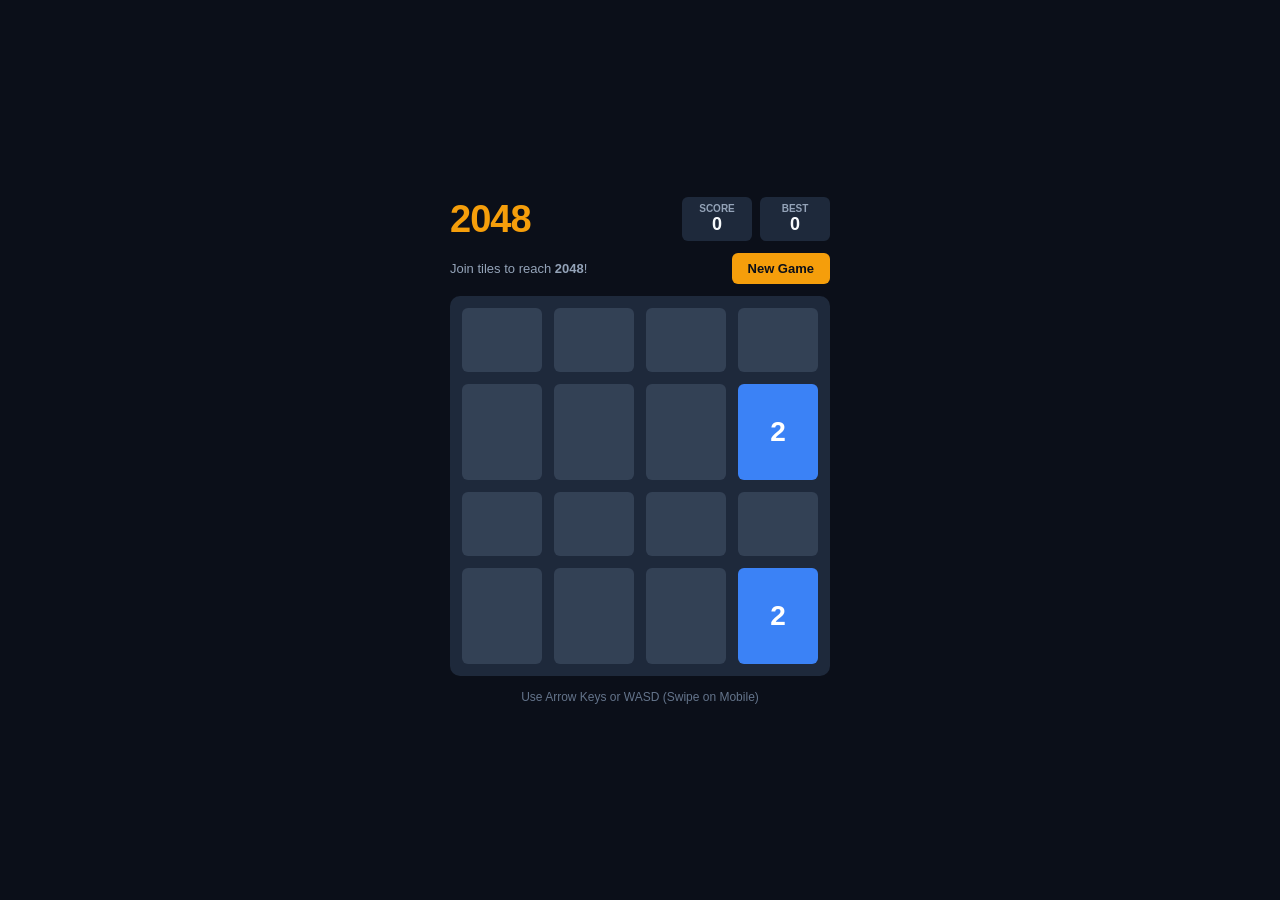
<file: public/games/2048.html>
<!DOCTYPE html>
<html lang="en">
<head>
  <meta charset="UTF-8">
  <meta name="viewport" content="width=device-width, initial-scale=1.0">
  <title>2048 Puzzle</title>
  <style>
    * { box-sizing: border-box; margin: 0; padding: 0; user-select: none; font-family: -apple-system, BlinkMacSystemFont, "Segoe UI", Roboto, sans-serif; }
    body {
      background: #0b0f19;
      color: #f8fafc;
      display: flex;
      flex-direction: column;
      align-items: center;
      justify-content: center;
      min-height: 100vh;
      padding: 16px;
    }
    .header {
      display: flex;
      justify-content: space-between;
      align-items: center;
      width: 380px;
      margin-bottom: 12px;
    }
    .title-box h1 {
      font-size: 38px;
      font-weight: 900;
      color: #f59e0b;
      letter-spacing: -1px;
      line-height: 1;
    }
    .scores {
      display: flex;
      gap: 8px;
    }
    .score-card {
      background: #1e293b;
      padding: 6px 14px;
      border-radius: 6px;
      text-align: center;
      min-width: 70px;
    }
    .score-label {
      font-size: 10px;
      text-transform: uppercase;
      font-weight: 700;
      color: #94a3b8;
    }
    .score-num {
      font-size: 18px;
      font-weight: 800;
      color: #f8fafc;
    }
    .controls-bar {
      display: flex;
      justify-content: space-between;
      align-items: center;
      width: 380px;
      margin-bottom: 12px;
    }
    .subtext {
      font-size: 13px;
      color: #94a3b8;
    }
    .new-btn {
      background: #f59e0b;
      color: #0b0f19;
      border: none;
      padding: 8px 16px;
      font-size: 13px;
      font-weight: 700;
      border-radius: 6px;
      cursor: pointer;
      transition: background 0.15s;
    }
    .new-btn:hover { background: #fbbf24; }
    .grid-container {
      position: relative;
      width: 380px;
      height: 380px;
      background: #1e293b;
      border-radius: 10px;
      padding: 12px;
      display: grid;
      grid-template-columns: repeat(4, 1fr);
      grid-gap: 12px;
      touch-action: none;
    }
    .cell {
      background: #334155;
      border-radius: 6px;
      display: flex;
      align-items: center;
      justify-content: center;
      font-size: 28px;
      font-weight: 800;
      color: #f8fafc;
      transition: transform 0.1s ease;
    }
    /* Tile colors */
    .t-2 { background: #3b82f6; color: #fff; }
    .t-4 { background: #06b6d4; color: #fff; }
    .t-8 { background: #10b981; color: #fff; }
    .t-16 { background: #84cc16; color: #000; }
    .t-32 { background: #eab308; color: #000; }
    .t-64 { background: #f97316; color: #fff; }
    .t-128 { background: #ef4444; color: #fff; font-size: 24px; box-shadow: 0 0 10px rgba(239, 68, 68, 0.4); }
    .t-256 { background: #ec4899; color: #fff; font-size: 24px; box-shadow: 0 0 12px rgba(236, 72, 153, 0.4); }
    .t-512 { background: #a855f7; color: #fff; font-size: 24px; box-shadow: 0 0 14px rgba(168, 85, 247, 0.5); }
    .t-1024 { background: #6366f1; color: #fff; font-size: 20px; box-shadow: 0 0 16px rgba(99, 102, 241, 0.6); }
    .t-2048 { background: #eab308; color: #000; font-size: 20px; box-shadow: 0 0 20px rgba(234, 179, 8, 0.8); }

    .game-message {
      position: absolute;
      top: 0; left: 0; right: 0; bottom: 0;
      background: rgba(11, 15, 25, 0.92);
      border-radius: 10px;
      display: flex;
      flex-direction: column;
      align-items: center;
      justify-content: center;
      gap: 12px;
      display: none;
    }
    .game-message h2 { font-size: 28px; font-weight: 800; }
    .footer-tips {
      margin-top: 14px;
      font-size: 12px;
      color: #64748b;
      text-align: center;
    }
  </style>
</head>
<body>
  <div class="header">
    <div class="title-box">
      <h1>2048</h1>
    </div>
    <div class="scores">
      <div class="score-card">
        <div class="score-label">Score</div>
        <div class="score-num" id="score">0</div>
      </div>
      <div class="score-card">
        <div class="score-label">Best</div>
        <div class="score-num" id="best">0</div>
      </div>
    </div>
  </div>

  <div class="controls-bar">
    <div class="subtext">Join tiles to reach <strong>2048</strong>!</div>
    <button class="new-btn" id="restart">New Game</button>
  </div>

  <div class="grid-container" id="grid">
    <div class="game-message" id="overlay">
      <h2 id="msg-title">Game Over!</h2>
      <button class="new-btn" id="retry-btn">Try Again</button>
    </div>
  </div>

  <div class="footer-tips">Use Arrow Keys or WASD (Swipe on Mobile)</div>

  <script>
    const gridEl = document.getElementById('grid');
    const scoreEl = document.getElementById('score');
    const bestEl = document.getElementById('best');
    const overlay = document.getElementById('overlay');
    const msgTitle = document.getElementById('msg-title');
    const restartBtn = document.getElementById('restart');
    const retryBtn = document.getElementById('retry-btn');

    let board = [];
    let score = 0;
    let best = parseInt(localStorage.getItem('2048_best') || '0', 10);
    bestEl.textContent = best;

    function init() {
      board = [
        [0, 0, 0, 0],
        [0, 0, 0, 0],
        [0, 0, 0, 0],
        [0, 0, 0, 0]
      ];
      score = 0;
      scoreEl.textContent = score;
      overlay.style.display = 'none';
      spawnTile();
      spawnTile();
      render();
    }

    function spawnTile() {
      const empty = [];
      for (let r = 0; r < 4; r++) {
        for (let c = 0; c < 4; c++) {
          if (board[r][c] === 0) empty.push({ r, c });
        }
      }
      if (empty.length === 0) return;
      const { r, c } = empty[Math.floor(Math.random() * empty.length)];
      board[r][c] = Math.random() < 0.9 ? 2 : 4;
    }

    function render() {
      // Remove old cells except overlay
      Array.from(gridEl.children).forEach(child => {
        if (child !== overlay) gridEl.removeChild(child);
      });

      for (let r = 0; r < 4; r++) {
        for (let c = 0; c < 4; c++) {
          const val = board[r][c];
          const cell = document.createElement('div');
          cell.className = 'cell' + (val > 0 ? ` t-${val}` : '');
          cell.textContent = val > 0 ? val : '';
          gridEl.appendChild(cell);
        }
      }

      scoreEl.textContent = score;
      if (score > best) {
        best = score;
        localStorage.setItem('2048_best', best);
        bestEl.textContent = best;
      }
    }

    function slide(row) {
      let filtered = row.filter(val => val !== 0);
      for (let i = 0; i < filtered.length - 1; i++) {
        if (filtered[i] === filtered[i + 1]) {
          filtered[i] *= 2;
          score += filtered[i];
          filtered[i + 1] = 0;
        }
      }
      filtered = filtered.filter(val => val !== 0);
      while (filtered.length < 4) filtered.push(0);
      return filtered;
    }

    function rotateLeft(mat) {
      const res = [[0,0,0,0],[0,0,0,0],[0,0,0,0],[0,0,0,0]];
      for (let r = 0; r < 4; r++) {
        for (let c = 0; c < 4; c++) {
          res[3 - c][r] = mat[r][c];
        }
      }
      return res;
    }

    function moveLeft() {
      let changed = false;
      const next = [];
      for (let r = 0; r < 4; r++) {
        const row = slide(board[r]);
        if (row.some((val, idx) => val !== board[r][idx])) changed = true;
        next.push(row);
      }
      if (changed) {
        board = next;
        spawnTile();
        render();
        checkStatus();
      }
    }

    function moveRight() {
      let changed = false;
      const next = [];
      for (let r = 0; r < 4; r++) {
        const rev = [...board[r]].reverse();
        const slid = slide(rev).reverse();
        if (slid.some((val, idx) => val !== board[r][idx])) changed = true;
        next.push(slid);
      }
      if (changed) {
        board = next;
        spawnTile();
        render();
        checkStatus();
      }
    }

    function moveUp() {
      let rotated = rotateLeft(board);
      let changed = false;
      const next = [];
      for (let r = 0; r < 4; r++) {
        const row = slide(rotated[r]);
        if (row.some((val, idx) => val !== rotated[r][idx])) changed = true;
        next.push(row);
      }
      if (changed) {
        // Rotate back 3 times
        let back = rotateLeft(rotateLeft(rotateLeft(next)));
        board = back;
        spawnTile();
        render();
        checkStatus();
      }
    }

    function moveDown() {
      // 3 left rotations = 1 right rotation
      let rotated = rotateLeft(rotateLeft(rotateLeft(board)));
      let changed = false;
      const next = [];
      for (let r = 0; r < 4; r++) {
        const row = slide(rotated[r]);
        if (row.some((val, idx) => val !== rotated[r][idx])) changed = true;
        next.push(row);
      }
      if (changed) {
        let back = rotateLeft(next);
        board = back;
        spawnTile();
        render();
        checkStatus();
      }
    }

    function checkStatus() {
      // Check 2048 win
      let has2048 = false;
      let hasEmpty = false;
      for (let r = 0; r < 4; r++) {
        for (let c = 0; c < 4; c++) {
          if (board[r][c] === 2048) has2048 = true;
          if (board[r][c] === 0) hasEmpty = true;
        }
      }

      if (hasEmpty) return;

      // Check if any adjacent can merge
      for (let r = 0; r < 4; r++) {
        for (let c = 0; c < 4; c++) {
          if (c < 3 && board[r][c] === board[r][c + 1]) return;
          if (r < 3 && board[r][c] === board[r + 1][c]) return;
        }
      }

      // No moves left
      msgTitle.textContent = has2048 ? 'You Win!' : 'Game Over!';
      overlay.style.display = 'flex';
    }

    window.addEventListener('keydown', e => {
      if (['ArrowLeft', 'KeyA'].includes(e.code)) { e.preventDefault(); moveLeft(); }
      else if (['ArrowRight', 'KeyD'].includes(e.code)) { e.preventDefault(); moveRight(); }
      else if (['ArrowUp', 'KeyW'].includes(e.code)) { e.preventDefault(); moveUp(); }
      else if (['ArrowDown', 'KeyS'].includes(e.code)) { e.preventDefault(); moveDown(); }
    });

    // Touch Swipe Support
    let touchStart = null;
    gridEl.addEventListener('touchstart', e => {
      touchStart = { x: e.touches[0].clientX, y: e.touches[0].clientY };
    }, { passive: true });

    gridEl.addEventListener('touchend', e => {
      if (!touchStart) return;
      const dx = e.changedTouches[0].clientX - touchStart.x;
      const dy = e.changedTouches[0].clientY - touchStart.y;
      if (Math.abs(dx) > Math.abs(dy)) {
        if (dx > 30) moveRight();
        else if (dx < -30) moveLeft();
      } else {
        if (dy > 30) moveDown();
        else if (dy < -30) moveUp();
      }
      touchStart = null;
    });

    restartBtn.onclick = init;
    retryBtn.onclick = init;

    init();
  </script>
</body>
</html>
</file>
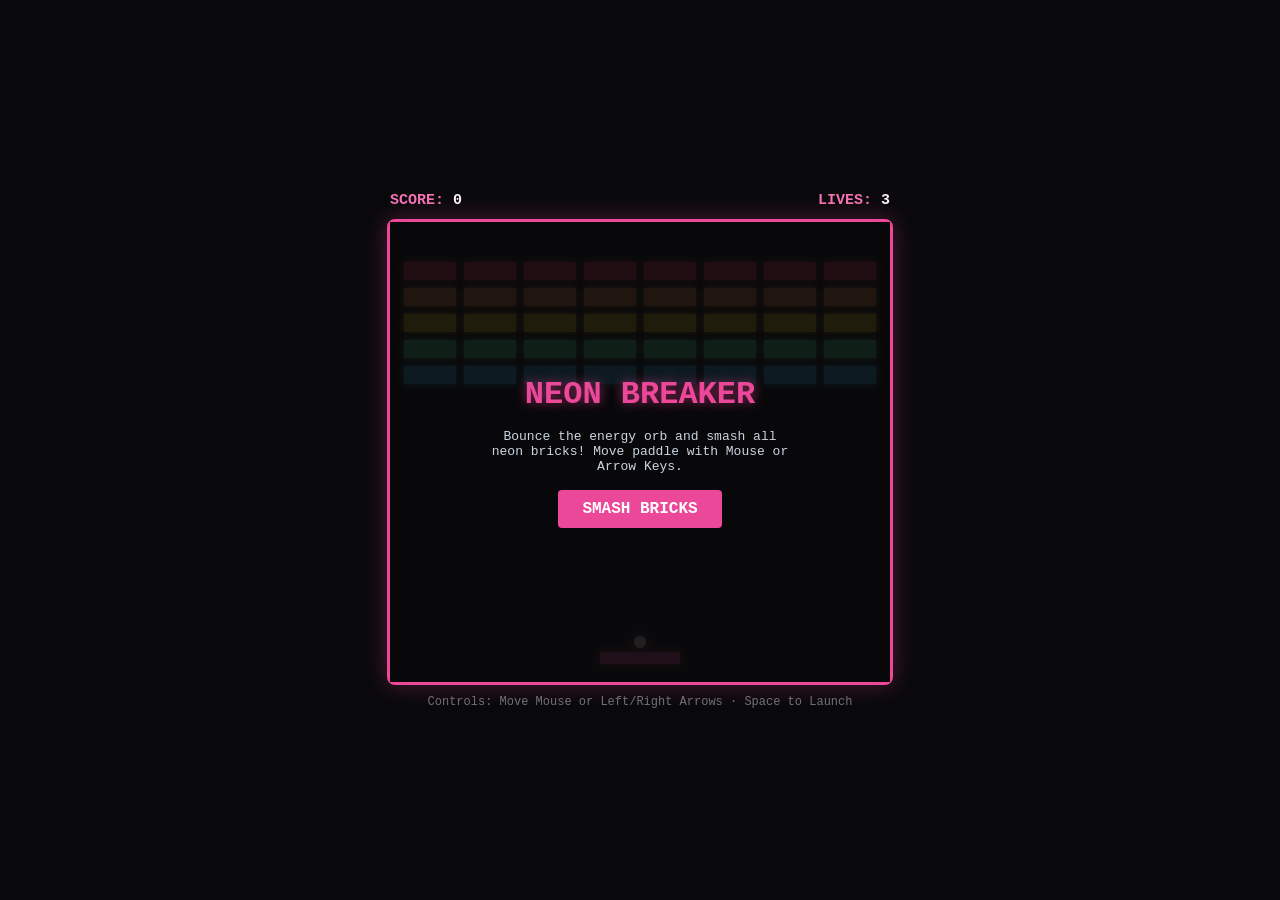
<file: public/games/brick-breaker.html>
<!DOCTYPE html>
<html lang="en">
<head>
  <meta charset="UTF-8">
  <meta name="viewport" content="width=device-width, initial-scale=1.0">
  <title>Neon Brick Breaker</title>
  <style>
    * { box-sizing: border-box; margin: 0; padding: 0; user-select: none; }
    body {
      background: #09090b;
      color: #f43f5e;
      font-family: 'Courier New', monospace;
      display: flex;
      flex-direction: column;
      align-items: center;
      justify-content: center;
      min-height: 100vh;
      overflow: hidden;
    }
    #game-container {
      position: relative;
      background: #000000;
      border: 3px solid #ec4899;
      box-shadow: 0 0 25px rgba(236, 72, 153, 0.3);
      border-radius: 8px;
    }
    canvas {
      display: block;
      cursor: crosshair;
    }
    .hud {
      display: flex;
      justify-content: space-between;
      width: 100%;
      max-width: 500px;
      margin-bottom: 10px;
      font-size: 15px;
      font-weight: bold;
      color: #f472b6;
    }
    .hud span { color: #fdf2f8; }
    .overlay {
      position: absolute;
      top: 0; left: 0; right: 0; bottom: 0;
      background: rgba(9, 9, 11, 0.9);
      display: flex;
      flex-direction: column;
      align-items: center;
      justify-content: center;
      gap: 16px;
      text-align: center;
    }
    .overlay h2 {
      font-size: 32px;
      color: #ec4899;
      text-shadow: 0 0 12px rgba(236, 72, 153, 0.6);
    }
    .btn {
      background: #ec4899;
      color: #ffffff;
      border: none;
      padding: 10px 24px;
      font-size: 16px;
      font-weight: 800;
      font-family: inherit;
      cursor: pointer;
      border-radius: 4px;
      transition: all 0.15s ease;
    }
    .btn:hover { background: #f472b6; transform: scale(1.05); }
    .hint {
      color: #71717a;
      font-size: 12px;
      margin-top: 10px;
    }
  </style>
</head>
<body>
  <div class="hud">
    <div>SCORE: <span id="score-val">0</span></div>
    <div>LIVES: <span id="lives-val">3</span></div>
  </div>

  <div id="game-container">
    <canvas id="canvas" width="500" height="460"></canvas>
    <div id="start-overlay" class="overlay">
      <h2>NEON BREAKER</h2>
      <p style="color: #cbd5e1; font-size: 13px; max-width: 300px;">Bounce the energy orb and smash all neon bricks! Move paddle with Mouse or Arrow Keys.</p>
      <button class="btn" id="start-btn">SMASH BRICKS</button>
    </div>
    <div id="gameover-overlay" class="overlay" style="display: none;">
      <h2 id="msg-title" style="color: #f43f5e;">GAME OVER</h2>
      <p style="color: #cbd5e1; font-size: 15px;">Final Score: <span id="final-score" style="color: #f472b6; font-weight: bold;">0</span></p>
      <button class="btn" id="restart-btn">PLAY AGAIN</button>
    </div>
  </div>

  <div class="hint">Controls: Move Mouse or Left/Right Arrows · Space to Launch</div>

  <script>
    const canvas = document.getElementById('canvas');
    const ctx = canvas.getContext('2d');
    const scoreVal = document.getElementById('score-val');
    const livesVal = document.getElementById('lives-val');
    const finalScore = document.getElementById('final-score');
    const startOverlay = document.getElementById('start-overlay');
    const gameoverOverlay = document.getElementById('gameover-overlay');
    const msgTitle = document.getElementById('msg-title');
    const startBtn = document.getElementById('start-btn');
    const restartBtn = document.getElementById('restart-btn');

    let isRunning = false;
    let score = 0;
    let lives = 3;
    let ballAttached = true;

    // Paddle
    const paddle = {
      w: 80,
      h: 12,
      x: 210,
      y: 430,
      speed: 7
    };

    // Ball
    const ball = {
      x: 250,
      y: 420,
      r: 6,
      vx: 4,
      vy: -4
    };

    // Bricks
    const brickRows = 5;
    const brickCols = 8;
    const brickWidth = 52;
    const brickHeight = 18;
    const brickPadding = 8;
    const brickOffsetTop = 40;
    const brickOffsetLeft = 14;

    const rowColors = ['#f43f5e', '#fb923c', '#facc15', '#4ade80', '#38bdf8'];
    let bricks = [];

    // Audio FX
    const audioCtx = (window.AudioContext || window.webkitAudioContext) ? new (window.AudioContext || window.webkitAudioContext)() : null;
    function playBeep(freq, dur = 0.08) {
      if (!audioCtx) return;
      try {
        const osc = audioCtx.createOscillator();
        const gain = audioCtx.createGain();
        osc.frequency.value = freq;
        gain.gain.setValueAtTime(0.08, audioCtx.currentTime);
        gain.gain.exponentialRampToValueAtTime(0.001, audioCtx.currentTime + dur);
        osc.connect(gain);
        gain.connect(audioCtx.destination);
        osc.start();
        osc.stop(audioCtx.currentTime + dur);
      } catch (e) {}
    }

    function initBricks() {
      bricks = [];
      for (let c = 0; c < brickCols; c++) {
        bricks[c] = [];
        for (let r = 0; r < brickRows; r++) {
          bricks[c][r] = { x: 0, y: 0, status: 1, color: rowColors[r] };
        }
      }
    }

    function initGame() {
      score = 0;
      lives = 3;
      scoreVal.textContent = score;
      livesVal.textContent = lives;
      paddle.x = canvas.width / 2 - paddle.w / 2;
      ballAttached = true;
      initBricks();
      startOverlay.style.display = 'none';
      gameoverOverlay.style.display = 'none';
      isRunning = true;
      requestAnimationFrame(loop);
    }

    function resetBall() {
      ballAttached = true;
      ball.x = paddle.x + paddle.w / 2;
      ball.y = paddle.y - ball.r - 2;
      ball.vx = (Math.random() > 0.5 ? 4 : -4);
      ball.vy = -4;
    }

    function loop() {
      if (!isRunning) return;
      update();
      draw();
      requestAnimationFrame(loop);
    }

    const keys = {};
    window.addEventListener('keydown', e => {
      keys[e.code] = true;
      if (e.code === 'Space' && ballAttached) {
        ballAttached = false;
      }
    });
    window.addEventListener('keyup', e => { keys[e.code] = false; });

    canvas.addEventListener('mousemove', e => {
      const rect = canvas.getBoundingClientRect();
      const relativeX = e.clientX - rect.left;
      paddle.x = Math.max(0, Math.min(canvas.width - paddle.w, relativeX - paddle.w / 2));
      if (ballAttached) {
        ball.x = paddle.x + paddle.w / 2;
      }
    });
    canvas.addEventListener('click', () => {
      if (ballAttached) ballAttached = false;
    });

    function update() {
      // Keyboard paddle control
      if (keys['ArrowLeft'] || keys['KeyA']) {
        paddle.x = Math.max(0, paddle.x - paddle.speed);
      }
      if (keys['ArrowRight'] || keys['KeyD']) {
        paddle.x = Math.min(canvas.width - paddle.w, paddle.x + paddle.speed);
      }

      if (ballAttached) {
        ball.x = paddle.x + paddle.w / 2;
        ball.y = paddle.y - ball.r - 2;
        return;
      }

      ball.x += ball.vx;
      ball.y += ball.vy;

      // Wall bounce
      if (ball.x + ball.r > canvas.width || ball.x - ball.r < 0) {
        ball.vx = -ball.vx;
        playBeep(260);
      }
      if (ball.y - ball.r < 0) {
        ball.vy = -ball.vy;
        playBeep(260);
      }

      // Paddle bounce
      if (
        ball.y + ball.r >= paddle.y &&
        ball.y - ball.r <= paddle.y + paddle.h &&
        ball.x >= paddle.x &&
        ball.x <= paddle.x + paddle.w
      ) {
        // Angle depends on where ball hit paddle
        const hitPoint = (ball.x - (paddle.x + paddle.w / 2)) / (paddle.w / 2);
        ball.vx = hitPoint * 5.5;
        ball.vy = -Math.abs(ball.vy);
        playBeep(440);
      }

      // Fall off bottom
      if (ball.y - ball.r > canvas.height) {
        lives--;
        livesVal.textContent = lives;
        playBeep(140, 0.2);
        if (lives <= 0) {
          isRunning = false;
          msgTitle.textContent = 'GAME OVER';
          finalScore.textContent = score;
          gameoverOverlay.style.display = 'flex';
        } else {
          resetBall();
        }
      }

      // Brick collision
      let remainingBricks = 0;
      for (let c = 0; c < brickCols; c++) {
        for (let r = 0; r < brickRows; r++) {
          const b = bricks[c][r];
          if (b.status === 1) {
            remainingBricks++;
            const brickX = c * (brickWidth + brickPadding) + brickOffsetLeft;
            const brickY = r * (brickHeight + brickPadding) + brickOffsetTop;
            b.x = brickX;
            b.y = brickY;

            if (
              ball.x + ball.r > brickX &&
              ball.x - ball.r < brickX + brickWidth &&
              ball.y + ball.r > brickY &&
              ball.y - ball.r < brickY + brickHeight
            ) {
              ball.vy = -ball.vy;
              b.status = 0;
              score += 20 * (5 - r);
              scoreVal.textContent = score;
              playBeep(600 + r * 60, 0.07);
            }
          }
        }
      }

      if (remainingBricks === 0) {
        isRunning = false;
        msgTitle.textContent = 'VICTORY!';
        msgTitle.style.color = '#4ade80';
        finalScore.textContent = score;
        gameoverOverlay.style.display = 'flex';
      }
    }

    function draw() {
      // Clear
      ctx.fillStyle = '#05050a';
      ctx.fillRect(0, 0, canvas.width, canvas.height);

      // Draw bricks
      for (let c = 0; c < brickCols; c++) {
        for (let r = 0; r < brickRows; r++) {
          const b = bricks[c][r];
          if (b.status === 1) {
            const brickX = c * (brickWidth + brickPadding) + brickOffsetLeft;
            const brickY = r * (brickHeight + brickPadding) + brickOffsetTop;
            ctx.fillStyle = b.color;
            ctx.shadowColor = b.color;
            ctx.shadowBlur = 6;
            ctx.fillRect(brickX, brickY, brickWidth, brickHeight);
          }
        }
      }

      // Draw paddle
      ctx.fillStyle = '#ec4899';
      ctx.shadowColor = '#f43f5e';
      ctx.shadowBlur = 10;
      ctx.fillRect(paddle.x, paddle.y, paddle.w, paddle.h);

      // Draw ball
      ctx.fillStyle = '#fdf2f8';
      ctx.shadowColor = '#ec4899';
      ctx.shadowBlur = 12;
      ctx.beginPath();
      ctx.arc(ball.x, ball.y, ball.r, 0, Math.PI * 2);
      ctx.fill();

      ctx.shadowBlur = 0;
    }

    startBtn.onclick = () => {
      if (audioCtx && audioCtx.state === 'suspended') audioCtx.resume();
      initGame();
    };
    restartBtn.onclick = () => {
      if (audioCtx && audioCtx.state === 'suspended') audioCtx.resume();
      initGame();
    };

    initBricks();
    draw();
  </script>
</body>
</html>
</file>
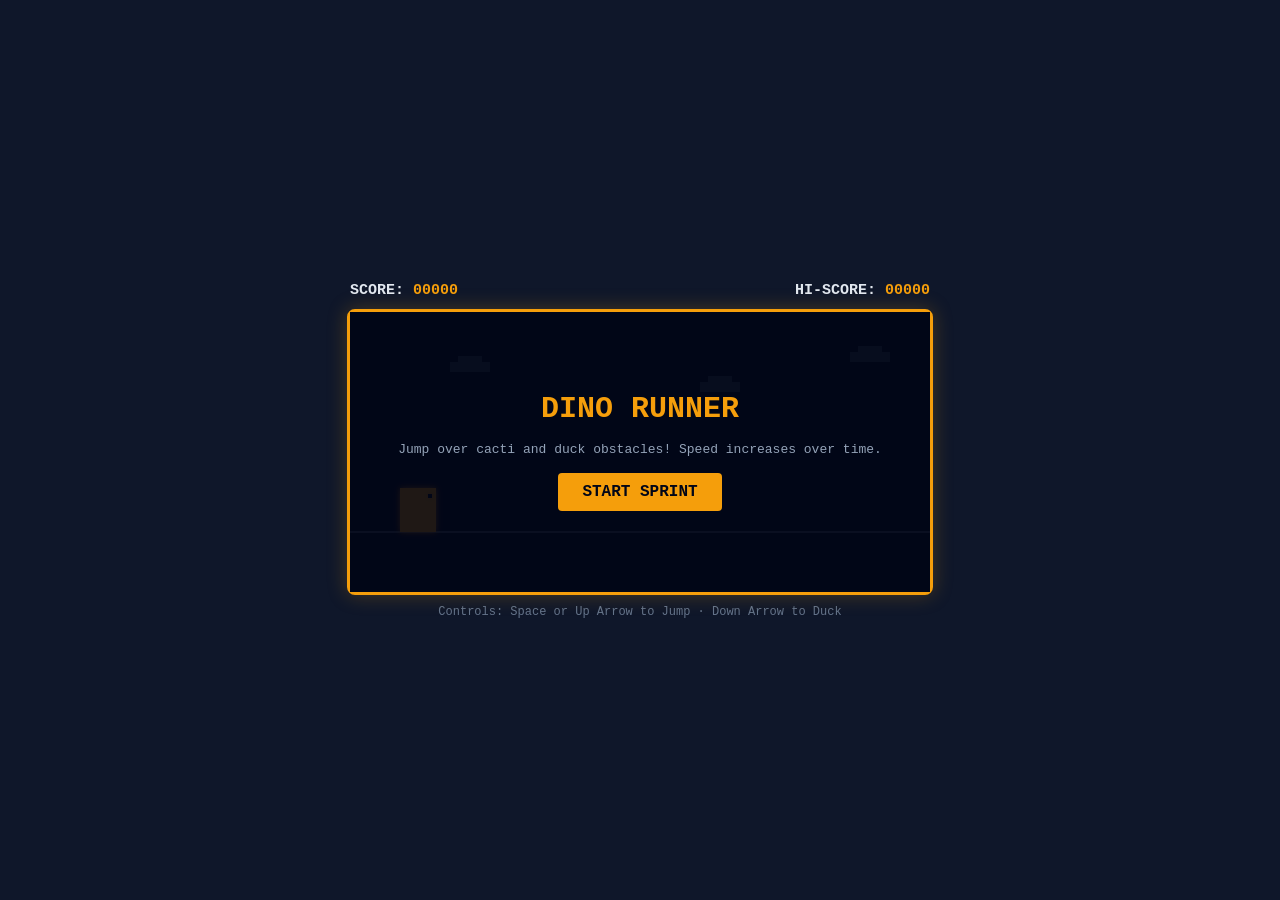
<file: public/games/dino-runner.html>
<!DOCTYPE html>
<html lang="en">
<head>
  <meta charset="UTF-8">
  <meta name="viewport" content="width=device-width, initial-scale=1.0">
  <title>Dino Desert Runner</title>
  <style>
    * { box-sizing: border-box; margin: 0; padding: 0; user-select: none; }
    body {
      background: #0f172a;
      color: #e2e8f0;
      font-family: 'Courier New', monospace;
      display: flex;
      flex-direction: column;
      align-items: center;
      justify-content: center;
      min-height: 100vh;
      overflow: hidden;
    }
    #game-container {
      position: relative;
      background: #020617;
      border: 3px solid #f59e0b;
      border-radius: 8px;
      box-shadow: 0 0 20px rgba(245, 158, 11, 0.25);
    }
    canvas { display: block; }
    .hud {
      display: flex;
      justify-content: space-between;
      width: 100%;
      max-width: 580px;
      margin-bottom: 10px;
      font-size: 15px;
      font-weight: bold;
    }
    .hud span { color: #f59e0b; }
    .overlay {
      position: absolute;
      top: 0; left: 0; right: 0; bottom: 0;
      background: rgba(2, 6, 23, 0.88);
      display: flex;
      flex-direction: column;
      align-items: center;
      justify-content: center;
      gap: 16px;
      text-align: center;
    }
    .btn {
      background: #f59e0b;
      color: #020617;
      border: none;
      padding: 10px 24px;
      font-size: 16px;
      font-weight: 800;
      font-family: inherit;
      cursor: pointer;
      border-radius: 4px;
      transition: all 0.15s;
    }
    .btn:hover { background: #fbbf24; transform: scale(1.05); }
    .hint {
      color: #64748b;
      font-size: 12px;
      margin-top: 10px;
    }
  </style>
</head>
<body>
  <div class="hud">
    <div>SCORE: <span id="score-val">00000</span></div>
    <div>HI-SCORE: <span id="high-val">00000</span></div>
  </div>

  <div id="game-container">
    <canvas id="canvas" width="580" height="280"></canvas>
    <div id="start-overlay" class="overlay">
      <h2 style="font-size: 30px; color: #f59e0b;">DINO RUNNER</h2>
      <p style="color: #94a3b8; font-size: 13px;">Jump over cacti and duck obstacles! Speed increases over time.</p>
      <button class="btn" id="start-btn">START SPRINT</button>
    </div>
    <div id="gameover-overlay" class="overlay" style="display: none;">
      <h2 style="font-size: 30px; color: #f43f5e;">CRASHED!</h2>
      <button class="btn" id="restart-btn">RUN AGAIN</button>
    </div>
  </div>

  <div class="hint">Controls: Space or Up Arrow to Jump · Down Arrow to Duck</div>

  <script>
    const canvas = document.getElementById('canvas');
    const ctx = canvas.getContext('2d');
    const scoreVal = document.getElementById('score-val');
    const highVal = document.getElementById('high-val');
    const startOverlay = document.getElementById('start-overlay');
    const gameoverOverlay = document.getElementById('gameover-overlay');
    const startBtn = document.getElementById('start-btn');
    const restartBtn = document.getElementById('restart-btn');

    let highScore = parseInt(localStorage.getItem('dino_highscore') || '0', 10);
    highVal.textContent = String(highScore).padStart(5, '0');

    let isRunning = false;
    let score = 0;
    let gameSpeed = 5.5;

    // Dino
    const groundY = 220;
    const dino = {
      x: 50,
      y: groundY - 44,
      w: 36,
      h: 44,
      vy: 0,
      gravity: 0.7,
      jump: -12.5,
      isGrounded: true,
      ducking: false
    };

    let obstacles = [];
    let clouds = [
      { x: 100, y: 50, s: 0.8 },
      { x: 350, y: 70, s: 0.6 },
      { x: 500, y: 40, s: 0.7 }
    ];
    let spawnTimer = 0;

    // Audio FX
    const audioCtx = (window.AudioContext || window.webkitAudioContext) ? new (window.AudioContext || window.webkitAudioContext)() : null;
    function jumpBeep() {
      if (!audioCtx) return;
      try {
        const osc = audioCtx.createOscillator();
        const gain = audioCtx.createGain();
        osc.frequency.setValueAtTime(300, audioCtx.currentTime);
        osc.frequency.exponentialRampToValueAtTime(600, audioCtx.currentTime + 0.08);
        gain.gain.setValueAtTime(0.06, audioCtx.currentTime);
        gain.gain.exponentialRampToValueAtTime(0.001, audioCtx.currentTime + 0.08);
        osc.connect(gain);
        gain.connect(audioCtx.destination);
        osc.start();
        osc.stop(audioCtx.currentTime + 0.08);
      } catch (e) {}
    }

    function initGame() {
      score = 0;
      gameSpeed = 5.5;
      dino.y = groundY - 44;
      dino.vy = 0;
      dino.isGrounded = true;
      dino.ducking = false;
      obstacles = [];
      spawnTimer = 60;
      startOverlay.style.display = 'none';
      gameoverOverlay.style.display = 'none';
      isRunning = true;
      requestAnimationFrame(loop);
    }

    function jump() {
      if (!isRunning) return;
      if (dino.isGrounded) {
        dino.vy = dino.jump;
        dino.isGrounded = false;
        jumpBeep();
      }
    }

    function loop() {
      if (!isRunning) return;
      update();
      draw();
      requestAnimationFrame(loop);
    }

    window.addEventListener('keydown', e => {
      if (['Space', 'ArrowUp', 'KeyW'].includes(e.code)) {
        e.preventDefault();
        jump();
      } else if (['ArrowDown', 'KeyS'].includes(e.code)) {
        dino.ducking = true;
      }
    });
    window.addEventListener('keyup', e => {
      if (['ArrowDown', 'KeyS'].includes(e.code)) {
        dino.ducking = false;
      }
    });

    canvas.onclick = jump;

    function update() {
      score += 0.2;
      scoreVal.textContent = String(Math.floor(score)).padStart(5, '0');
      gameSpeed = 5.5 + Math.min(6, score * 0.005);

      // Clouds
      clouds.forEach(c => {
        c.x -= c.s;
        if (c.x < -80) c.x = canvas.width + 40;
      });

      // Dino physics
      dino.vy += dino.gravity;
      dino.y += dino.vy;

      const currentH = dino.ducking && dino.isGrounded ? 26 : 44;
      dino.h = currentH;

      if (dino.y >= groundY - dino.h) {
        dino.y = groundY - dino.h;
        dino.vy = 0;
        dino.isGrounded = true;
      }

      // Obstacle spawner
      spawnTimer--;
      if (spawnTimer <= 0) {
        const isCactus = Math.random() > 0.3;
        if (isCactus) {
          const count = Math.random() > 0.6 ? 2 : 1;
          obstacles.push({
            type: 'cactus',
            x: canvas.width,
            y: groundY - 38,
            w: count === 2 ? 32 : 18,
            h: 38
          });
        } else {
          // Flying bird
          const highBird = Math.random() > 0.5;
          obstacles.push({
            type: 'bird',
            x: canvas.width,
            y: highBird ? groundY - 55 : groundY - 30,
            w: 26,
            h: 18
          });
        }
        spawnTimer = Math.floor(Math.random() * 50) + 60;
      }

      // Obstacles update & collision
      obstacles.forEach(o => {
        o.x -= gameSpeed;

        // Collision check
        if (
          dino.x < o.x + o.w &&
          dino.x + dino.w > o.x &&
          dino.y < o.y + o.h &&
          dino.y + dino.h > o.y
        ) {
          // Crash!
          isRunning = false;
          const finalVal = Math.floor(score);
          if (finalVal > highScore) {
            highScore = finalVal;
            localStorage.setItem('dino_highscore', highScore);
            highVal.textContent = String(highScore).padStart(5, '0');
          }
          gameoverOverlay.style.display = 'flex';
        }
      });

      obstacles = obstacles.filter(o => o.x + o.w > -20);
    }

    function draw() {
      // Clear
      ctx.fillStyle = '#020617';
      ctx.fillRect(0, 0, canvas.width, canvas.height);

      // Clouds
      ctx.fillStyle = '#334155';
      clouds.forEach(c => {
        ctx.fillRect(c.x, c.y, 40, 10);
        ctx.fillRect(c.x + 8, c.y - 6, 24, 6);
      });

      // Ground line
      ctx.strokeStyle = '#475569';
      ctx.lineWidth = 2;
      ctx.beginPath();
      ctx.moveTo(0, groundY);
      ctx.lineTo(canvas.width, groundY);
      ctx.stroke();

      // Dino
      ctx.fillStyle = '#f59e0b';
      ctx.shadowColor = '#d97706';
      ctx.shadowBlur = 6;
      ctx.fillRect(dino.x, dino.y, dino.w, dino.h);
      // Dino eye
      ctx.fillStyle = '#020617';
      ctx.fillRect(dino.x + dino.w - 8, dino.y + 6, 4, 4);

      // Obstacles
      obstacles.forEach(o => {
        if (o.type === 'cactus') {
          ctx.fillStyle = '#10b981';
          ctx.shadowColor = '#059669';
          ctx.shadowBlur = 6;
          ctx.fillRect(o.x, o.y, o.w, o.h);
        } else {
          ctx.fillStyle = '#f43f5e';
          ctx.shadowColor = '#e11d48';
          ctx.shadowBlur = 6;
          ctx.fillRect(o.x, o.y, o.w, o.h);
          ctx.fillRect(o.x - 6, o.y + 4, 6, 8); // wing
        }
      });

      ctx.shadowBlur = 0;
    }

    startBtn.onclick = () => {
      if (audioCtx && audioCtx.state === 'suspended') audioCtx.resume();
      initGame();
    };
    restartBtn.onclick = () => {
      if (audioCtx && audioCtx.state === 'suspended') audioCtx.resume();
      initGame();
    };

    draw();
  </script>
</body>
</html>
</file>
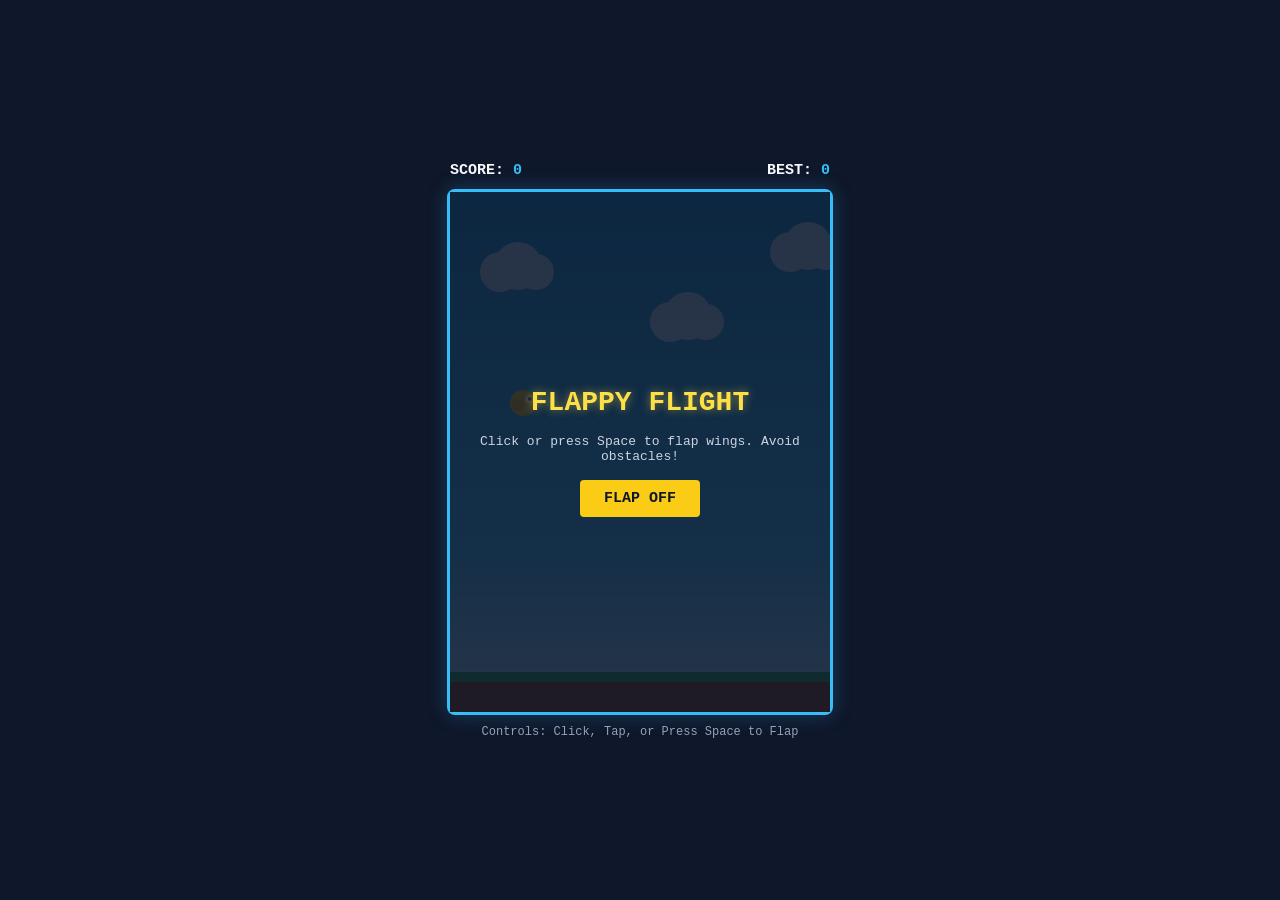
<file: public/games/flappy-bird.html>
<!DOCTYPE html>
<html lang="en">
<head>
  <meta charset="UTF-8">
  <meta name="viewport" content="width=device-width, initial-scale=1.0">
  <title>Flappy Flight</title>
  <style>
    * { box-sizing: border-box; margin: 0; padding: 0; user-select: none; }
    body {
      background: #0f172a;
      color: #f8fafc;
      font-family: 'Courier New', monospace;
      display: flex;
      flex-direction: column;
      align-items: center;
      justify-content: center;
      min-height: 100vh;
      overflow: hidden;
    }
    #game-container {
      position: relative;
      background: #0284c7;
      border: 3px solid #38bdf8;
      border-radius: 8px;
      box-shadow: 0 0 20px rgba(56, 189, 248, 0.25);
      cursor: pointer;
    }
    canvas {
      display: block;
    }
    .hud {
      display: flex;
      justify-content: space-between;
      width: 100%;
      max-width: 380px;
      margin-bottom: 10px;
      font-size: 15px;
      font-weight: bold;
    }
    .hud span { color: #38bdf8; }
    .overlay {
      position: absolute;
      top: 0; left: 0; right: 0; bottom: 0;
      background: rgba(15, 23, 42, 0.85);
      display: flex;
      flex-direction: column;
      align-items: center;
      justify-content: center;
      gap: 16px;
      text-align: center;
      padding: 20px;
    }
    .overlay h2 {
      font-size: 28px;
      color: #fde047;
      text-shadow: 0 0 10px rgba(253, 224, 71, 0.5);
    }
    .btn {
      background: #facc15;
      color: #0f172a;
      border: none;
      padding: 10px 24px;
      font-size: 15px;
      font-weight: 800;
      font-family: inherit;
      cursor: pointer;
      border-radius: 4px;
      transition: all 0.15s ease;
    }
    .btn:hover { background: #fef08a; transform: scale(1.05); }
    .hint {
      color: #94a3b8;
      font-size: 12px;
      margin-top: 10px;
    }
  </style>
</head>
<body>
  <div class="hud">
    <div>SCORE: <span id="score-val">0</span></div>
    <div>BEST: <span id="high-val">0</span></div>
  </div>

  <div id="game-container">
    <canvas id="canvas" width="380" height="520"></canvas>
    <div id="start-overlay" class="overlay">
      <h2>FLAPPY FLIGHT</h2>
      <p style="color: #cbd5e1; font-size: 13px;">Click or press Space to flap wings. Avoid obstacles!</p>
      <button class="btn" id="start-btn">FLAP OFF</button>
    </div>
    <div id="gameover-overlay" class="overlay" style="display: none;">
      <h2 style="color: #f43f5e;">CRASHED!</h2>
      <p style="color: #cbd5e1; font-size: 15px;">Score: <span id="final-score" style="color: #fde047; font-weight: bold;">0</span></p>
      <button class="btn" id="restart-btn">FLY AGAIN</button>
    </div>
  </div>

  <div class="hint">Controls: Click, Tap, or Press Space to Flap</div>

  <script>
    const canvas = document.getElementById('canvas');
    const ctx = canvas.getContext('2d');
    const scoreVal = document.getElementById('score-val');
    const highVal = document.getElementById('high-val');
    const finalScore = document.getElementById('final-score');
    const startOverlay = document.getElementById('start-overlay');
    const gameoverOverlay = document.getElementById('gameover-overlay');
    const startBtn = document.getElementById('start-btn');
    const restartBtn = document.getElementById('restart-btn');
    const gameContainer = document.getElementById('game-container');

    let highScore = parseInt(localStorage.getItem('flappy_highscore') || '0', 10);
    highVal.textContent = highScore;

    // Web Audio
    const audioCtx = (window.AudioContext || window.webkitAudioContext) ? new (window.AudioContext || window.webkitAudioContext)() : null;
    function flapSound() {
      if (!audioCtx) return;
      try {
        const osc = audioCtx.createOscillator();
        const gain = audioCtx.createGain();
        osc.frequency.setValueAtTime(400, audioCtx.currentTime);
        osc.frequency.exponentialRampToValueAtTime(700, audioCtx.currentTime + 0.08);
        gain.gain.setValueAtTime(0.08, audioCtx.currentTime);
        gain.gain.exponentialRampToValueAtTime(0.001, audioCtx.currentTime + 0.08);
        osc.connect(gain);
        gain.connect(audioCtx.destination);
        osc.start();
        osc.stop(audioCtx.currentTime + 0.08);
      } catch (e) {}
    }
    function pointSound() {
      if (!audioCtx) return;
      try {
        const osc = audioCtx.createOscillator();
        const gain = audioCtx.createGain();
        osc.frequency.setValueAtTime(800, audioCtx.currentTime);
        osc.frequency.setValueAtTime(1200, audioCtx.currentTime + 0.05);
        gain.gain.setValueAtTime(0.08, audioCtx.currentTime);
        gain.gain.exponentialRampToValueAtTime(0.001, audioCtx.currentTime + 0.12);
        osc.connect(gain);
        gain.connect(audioCtx.destination);
        osc.start();
        osc.stop(audioCtx.currentTime + 0.12);
      } catch (e) {}
    }

    const bird = {
      x: 60,
      y: 200,
      w: 26,
      h: 22,
      vy: 0,
      gravity: 0.38,
      jump: -6.5,
      rotation: 0
    };

    let pipes = [];
    let clouds = [
      { x: 50, y: 80, s: 0.4 },
      { x: 220, y: 130, s: 0.6 },
      { x: 340, y: 60, s: 0.5 }
    ];
    let score = 0;
    let isRunning = false;
    let frames = 0;

    function initGame() {
      bird.y = 200;
      bird.vy = 0;
      bird.rotation = 0;
      pipes = [];
      score = 0;
      scoreVal.textContent = score;
      frames = 0;
      startOverlay.style.display = 'none';
      gameoverOverlay.style.display = 'none';
      isRunning = true;
      requestAnimationFrame(loop);
    }

    function flap() {
      if (!isRunning) return;
      bird.vy = bird.jump;
      flapSound();
    }

    function gameOver() {
      isRunning = false;
      finalScore.textContent = score;
      if (score > highScore) {
        highScore = score;
        localStorage.setItem('flappy_highscore', highScore);
        highVal.textContent = highScore;
      }
      gameoverOverlay.style.display = 'flex';
    }

    function loop() {
      if (!isRunning) return;
      update();
      draw();
      requestAnimationFrame(loop);
    }

    function update() {
      frames++;

      // Clouds
      clouds.forEach(c => {
        c.x -= c.s;
        if (c.x < -60) c.x = canvas.width + 40;
      });

      // Bird physics
      bird.vy += bird.gravity;
      bird.y += bird.vy;
      bird.rotation = Math.min(Math.PI / 4, Math.max(-Math.PI / 4, bird.vy * 0.08));

      // Floor / ceiling collision
      if (bird.y + bird.h >= canvas.height - 40 || bird.y <= 0) {
        return gameOver();
      }

      // Pipe spawn
      if (frames % 100 === 0) {
        const gap = 135;
        const topH = Math.floor(Math.random() * (canvas.height - gap - 160)) + 40;
        pipes.push({
          x: canvas.width,
          topH: topH,
          bottomY: topH + gap,
          w: 52,
          passed: false
        });
      }

      // Pipe update & collision
      pipes.forEach(p => {
        p.x -= 2.2;

        // Score
        if (!p.passed && p.x + p.w < bird.x) {
          p.passed = true;
          score++;
          scoreVal.textContent = score;
          pointSound();
        }

        // Collision
        if (bird.x + bird.w > p.x && bird.x < p.x + p.w) {
          if (bird.y < p.topH || bird.y + bird.h > p.bottomY) {
            gameOver();
          }
        }
      });

      pipes = pipes.filter(p => p.x + p.w > -10);
    }

    function draw() {
      // Sky
      const skyGrad = ctx.createLinearGradient(0, 0, 0, canvas.height);
      skyGrad.addColorStop(0, '#0284c7');
      skyGrad.addColorStop(0.7, '#38bdf8');
      skyGrad.addColorStop(1, '#bae6fd');
      ctx.fillStyle = skyGrad;
      ctx.fillRect(0, 0, canvas.width, canvas.height);

      // Clouds
      ctx.fillStyle = 'rgba(255, 255, 255, 0.7)';
      clouds.forEach(c => {
        ctx.beginPath();
        ctx.arc(c.x, c.y, 20, 0, Math.PI * 2);
        ctx.arc(c.x + 18, c.y - 6, 24, 0, Math.PI * 2);
        ctx.arc(c.x + 36, c.y, 18, 0, Math.PI * 2);
        ctx.fill();
      });

      // Pipes
      pipes.forEach(p => {
        ctx.fillStyle = '#22c55e';
        ctx.strokeStyle = '#15803d';
        ctx.lineWidth = 3;

        // Top pipe
        ctx.fillRect(p.x, 0, p.w, p.topH);
        ctx.strokeRect(p.x, -3, p.w, p.topH + 3);
        // Top cap
        ctx.fillRect(p.x - 4, p.topH - 20, p.w + 8, 20);
        ctx.strokeRect(p.x - 4, p.topH - 20, p.w + 8, 20);

        // Bottom pipe
        const botH = canvas.height - p.bottomY;
        ctx.fillRect(p.x, p.bottomY, p.w, botH);
        ctx.strokeRect(p.x, p.bottomY, p.w, botH + 3);
        // Bottom cap
        ctx.fillRect(p.x - 4, p.bottomY, p.w + 8, 20);
        ctx.strokeRect(p.x - 4, p.bottomY, p.w + 8, 20);
      });

      // Ground
      ctx.fillStyle = '#16a34a';
      ctx.fillRect(0, canvas.height - 40, canvas.width, 10);
      ctx.fillStyle = '#78350f';
      ctx.fillRect(0, canvas.height - 30, canvas.width, 30);

      // Bird
      ctx.save();
      ctx.translate(bird.x + bird.w / 2, bird.y + bird.h / 2);
      ctx.rotate(bird.rotation);

      // Body
      ctx.fillStyle = '#facc15';
      ctx.beginPath();
      ctx.arc(0, 0, bird.w / 2, 0, Math.PI * 2);
      ctx.fill();

      // Eye
      ctx.fillStyle = '#fff';
      ctx.beginPath();
      ctx.arc(6, -4, 4, 0, Math.PI * 2);
      ctx.fill();
      ctx.fillStyle = '#000';
      ctx.beginPath();
      ctx.arc(7, -4, 2, 0, Math.PI * 2);
      ctx.fill();

      // Beak
      ctx.fillStyle = '#f97316';
      ctx.beginPath();
      ctx.moveTo(10, 0);
      ctx.lineTo(17, 3);
      ctx.lineTo(10, 6);
      ctx.closePath();
      ctx.fill();

      // Wing
      ctx.fillStyle = '#eab308';
      ctx.beginPath();
      ctx.arc(-5, 2, 6, 0, Math.PI * 2);
      ctx.fill();

      ctx.restore();
    }

    gameContainer.onclick = flap;
    window.addEventListener('keydown', e => {
      if (e.code === 'Space' || e.code === 'ArrowUp') {
        e.preventDefault();
        flap();
      }
    });

    startBtn.onclick = (e) => {
      e.stopPropagation();
      if (audioCtx && audioCtx.state === 'suspended') audioCtx.resume();
      initGame();
    };
    restartBtn.onclick = (e) => {
      e.stopPropagation();
      if (audioCtx && audioCtx.state === 'suspended') audioCtx.resume();
      initGame();
    };

    draw();
  </script>
</body>
</html>
</file>
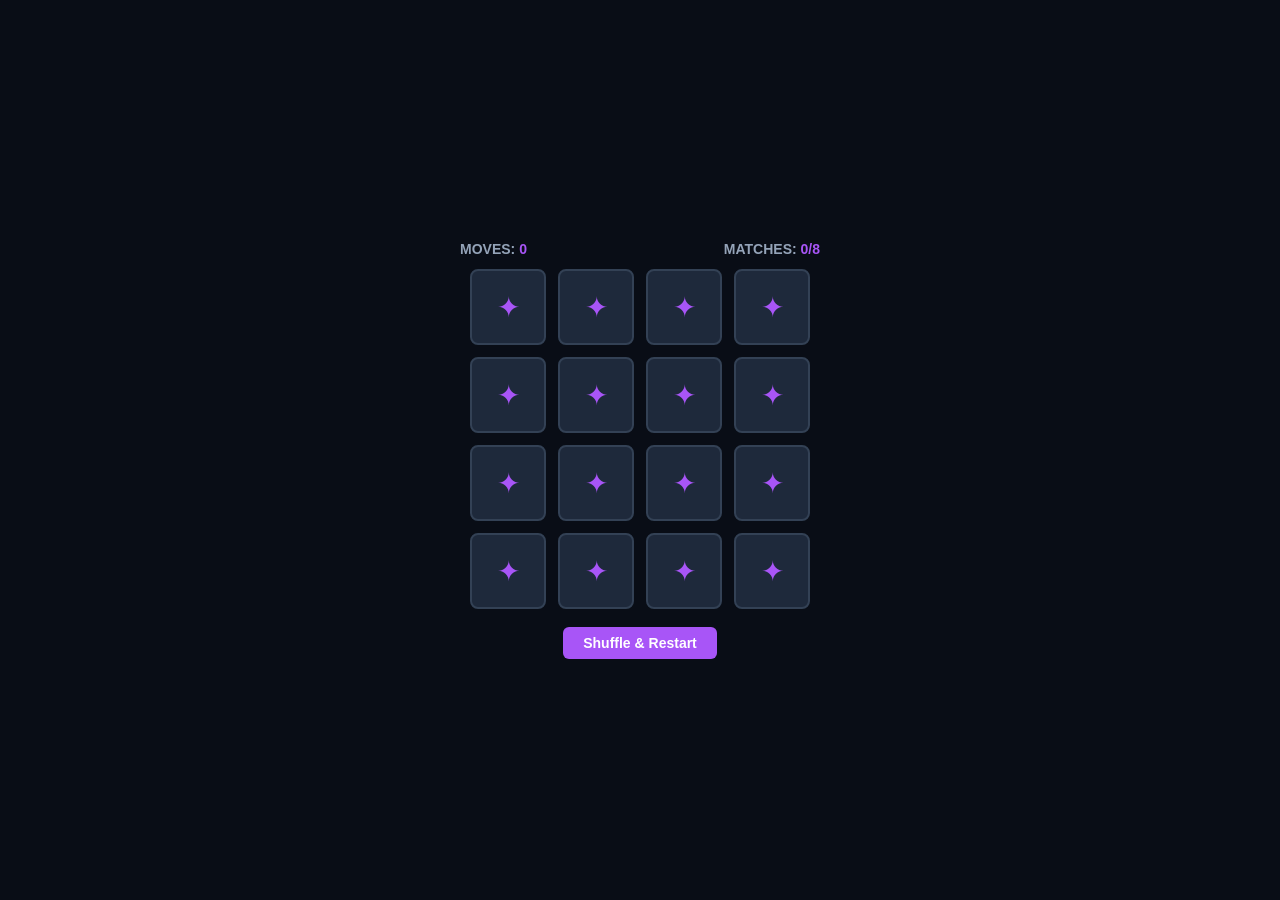
<file: public/games/memory-match.html>
<!DOCTYPE html>
<html lang="en">
<head>
  <meta charset="UTF-8">
  <meta name="viewport" content="width=device-width, initial-scale=1.0">
  <title>Memory Match Arcade</title>
  <style>
    * { box-sizing: border-box; margin: 0; padding: 0; user-select: none; font-family: -apple-system, BlinkMacSystemFont, "Segoe UI", Roboto, sans-serif; }
    body {
      background: #090d16;
      color: #f8fafc;
      display: flex;
      flex-direction: column;
      align-items: center;
      justify-content: center;
      min-height: 100vh;
      padding: 16px;
    }
    .hud {
      display: flex;
      justify-content: space-between;
      width: 360px;
      margin-bottom: 12px;
      font-size: 14px;
      font-weight: 700;
      color: #94a3b8;
    }
    .hud span { color: #a855f7; }
    .grid {
      display: grid;
      grid-template-columns: repeat(4, 76px);
      grid-gap: 12px;
      perspective: 800px;
    }
    .card {
      width: 76px;
      height: 76px;
      position: relative;
      transform-style: preserve-3d;
      transition: transform 0.25s ease;
      cursor: pointer;
    }
    .card.flipped { transform: rotateY(180deg); }
    .card.matched { transform: rotateY(180deg) scale(0.96); opacity: 0.65; cursor: default; }
    .card-face {
      position: absolute;
      width: 100%;
      height: 100%;
      backface-visibility: hidden;
      display: flex;
      align-items: center;
      justify-content: center;
      border-radius: 8px;
      font-size: 28px;
    }
    .card-front {
      background: #1e293b;
      border: 2px solid #334155;
      color: #a855f7;
    }
    .card-front:hover {
      border-color: #a855f7;
      background: #243248;
    }
    .card-back {
      background: #0f172a;
      border: 2px solid #a855f7;
      transform: rotateY(180deg);
      box-shadow: 0 0 14px rgba(168, 85, 247, 0.4);
    }
    .restart-btn {
      margin-top: 18px;
      background: #a855f7;
      color: #ffffff;
      border: none;
      padding: 8px 20px;
      font-size: 14px;
      font-weight: 700;
      border-radius: 6px;
      cursor: pointer;
      transition: background 0.15s;
    }
    .restart-btn:hover { background: #c084fc; }
  </style>
</head>
<body>
  <div class="hud">
    <div>MOVES: <span id="moves">0</span></div>
    <div>MATCHES: <span id="matches">0/8</span></div>
  </div>

  <div class="grid" id="grid"></div>

  <button class="restart-btn" id="restart">Shuffle & Restart</button>

  <script>
    const emojis = ['🚀', '👾', '🕹️', '⚡', '💎', '🔥', '⭐', '🎯'];
    const gridEl = document.getElementById('moves');
    const movesEl = document.getElementById('moves');
    const matchesEl = document.getElementById('matches');
    const grid = document.getElementById('grid');
    const restartBtn = document.getElementById('restart');

    let deck = [];
    let flippedCards = [];
    let moves = 0;
    let matches = 0;
    let lockBoard = false;

    // Web Audio FX
    const audioCtx = (window.AudioContext || window.webkitAudioContext) ? new (window.AudioContext || window.webkitAudioContext)() : null;
    function playChime(freq) {
      if (!audioCtx) return;
      try {
        const osc = audioCtx.createOscillator();
        const gain = audioCtx.createGain();
        osc.frequency.value = freq;
        gain.gain.setValueAtTime(0.06, audioCtx.currentTime);
        gain.gain.exponentialRampToValueAtTime(0.001, audioCtx.currentTime + 0.12);
        osc.connect(gain);
        gain.connect(audioCtx.destination);
        osc.start();
        osc.stop(audioCtx.currentTime + 0.12);
      } catch (e) {}
    }

    function init() {
      moves = 0;
      matches = 0;
      movesEl.textContent = moves;
      matchesEl.textContent = '0/8';
      flippedCards = [];
      lockBoard = false;
      deck = [...emojis, ...emojis].sort(() => Math.random() - 0.5);
      grid.innerHTML = '';

      deck.forEach((icon, index) => {
        const card = document.createElement('div');
        card.className = 'card';
        card.dataset.index = index;
        card.dataset.icon = icon;

        card.innerHTML = `
          <div class="card-face card-front">✦</div>
          <div class="card-face card-back">${icon}</div>
        `;

        card.onclick = () => flipCard(card);
        grid.appendChild(card);
      });
    }

    function flipCard(card) {
      if (lockBoard || card.classList.contains('flipped') || card.classList.contains('matched')) return;

      playChime(420);
      card.classList.add('flipped');
      flippedCards.push(card);

      if (flippedCards.length === 2) {
        moves++;
        movesEl.textContent = moves;
        checkMatch();
      }
    }

    function checkMatch() {
      const [c1, c2] = flippedCards;
      const isMatch = c1.dataset.icon === c2.dataset.icon;

      if (isMatch) {
        playChime(680);
        setTimeout(() => playChime(880), 80);
        c1.classList.add('matched');
        c2.classList.add('matched');
        matches++;
        matchesEl.textContent = `${matches}/8`;
        flippedCards = [];
      } else {
        lockBoard = true;
        setTimeout(() => {
          c1.classList.remove('flipped');
          c2.classList.remove('flipped');
          flippedCards = [];
          lockBoard = false;
        }, 800);
      }
    }

    restartBtn.onclick = init;
    init();
  </script>
</body>
</html>
</file>
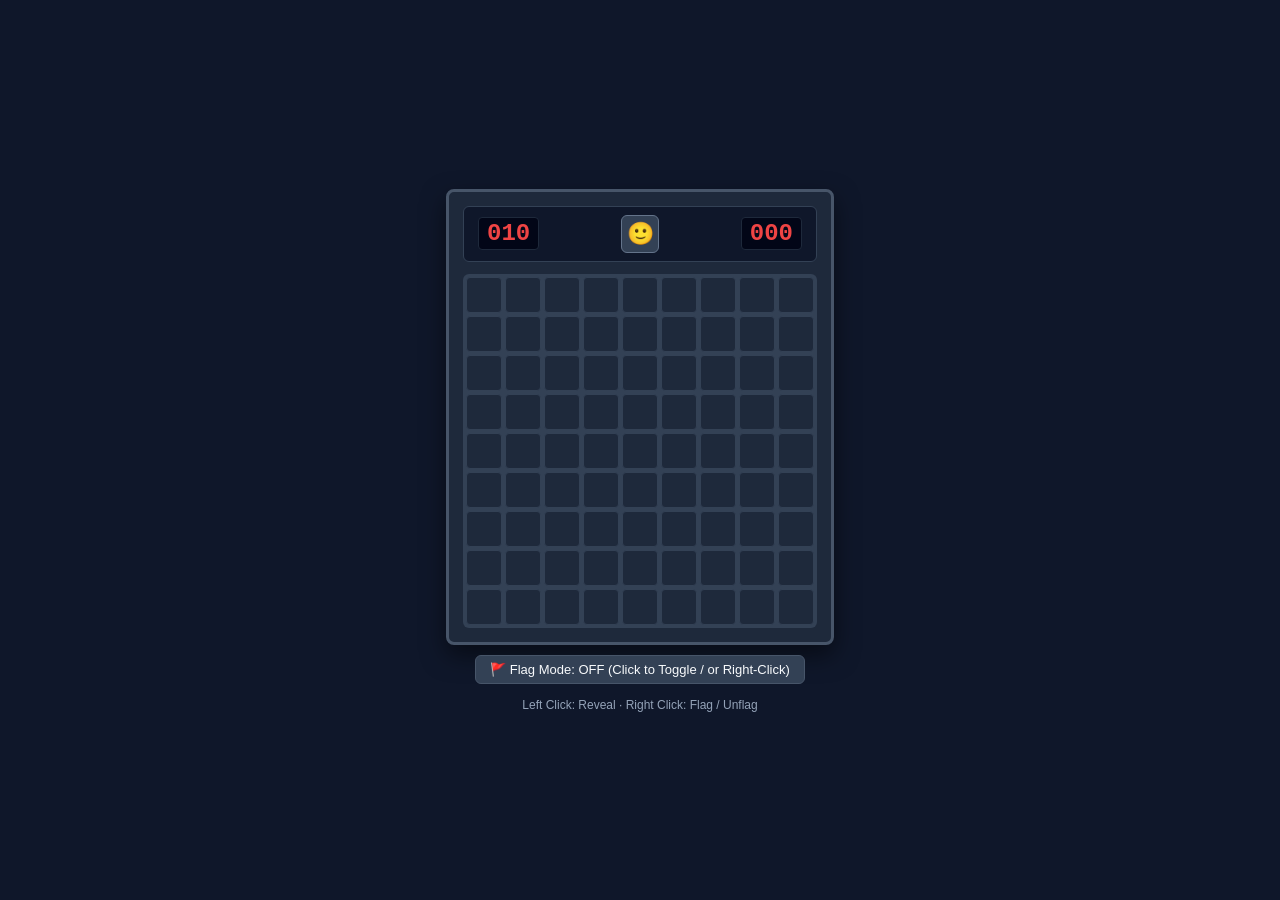
<file: public/games/minesweeper.html>
<!DOCTYPE html>
<html lang="en">
<head>
  <meta charset="UTF-8">
  <meta name="viewport" content="width=device-width, initial-scale=1.0">
  <title>Classic Minesweeper</title>
  <style>
    * { box-sizing: border-box; margin: 0; padding: 0; user-select: none; font-family: -apple-system, BlinkMacSystemFont, "Segoe UI", Roboto, sans-serif; }
    body {
      background: #0f172a;
      color: #f8fafc;
      display: flex;
      flex-direction: column;
      align-items: center;
      justify-content: center;
      min-height: 100vh;
      padding: 16px;
    }
    .wrapper {
      background: #1e293b;
      border: 3px solid #475569;
      border-radius: 8px;
      padding: 14px;
      box-shadow: 0 10px 25px rgba(0,0,0,0.5);
    }
    .top-bar {
      display: flex;
      justify-content: space-between;
      align-items: center;
      background: #0f172a;
      padding: 8px 14px;
      border-radius: 6px;
      margin-bottom: 12px;
      border: 1px solid #334155;
    }
    .counter {
      background: #020617;
      color: #ef4444;
      font-family: 'Courier New', monospace;
      font-size: 24px;
      font-weight: 900;
      padding: 2px 8px;
      border-radius: 4px;
      border: 1px solid #1e293b;
      min-width: 58px;
      text-align: center;
    }
    .face-btn {
      background: #334155;
      border: 1px solid #64748b;
      font-size: 22px;
      cursor: pointer;
      width: 38px;
      height: 38px;
      border-radius: 6px;
      display: flex;
      align-items: center;
      justify-content: center;
      transition: transform 0.1s;
    }
    .face-btn:hover { background: #475569; }
    .face-btn:active { transform: scale(0.92); }
    .grid {
      display: grid;
      grid-template-columns: repeat(9, 36px);
      grid-gap: 3px;
      background: #334155;
      padding: 3px;
      border-radius: 6px;
    }
    .cell {
      width: 36px;
      height: 36px;
      background: #1e293b;
      display: flex;
      align-items: center;
      justify-content: center;
      font-weight: 800;
      font-size: 16px;
      cursor: pointer;
      border-radius: 4px;
      border: 1px solid #334155;
      transition: background 0.1s;
    }
    .cell:hover:not(.revealed) {
      background: #334155;
    }
    .cell.revealed {
      background: #0f172a;
      border-color: #1e293b;
      cursor: default;
    }
    .cell.mine {
      background: #dc2626 !important;
    }
    .c-1 { color: #38bdf8; }
    .c-2 { color: #4ade80; }
    .c-3 { color: #f87171; }
    .c-4 { color: #818cf8; }
    .c-5 { color: #fb923c; }
    .c-6 { color: #2dd4bf; }
    .c-7 { color: #f472b6; }
    .c-8 { color: #e2e8f0; }

    .instructions {
      margin-top: 14px;
      font-size: 12px;
      color: #94a3b8;
      text-align: center;
    }
    .flag-toggle-btn {
      margin-top: 10px;
      background: #334155;
      color: #f8fafc;
      border: 1px solid #475569;
      padding: 6px 14px;
      font-size: 13px;
      border-radius: 6px;
      cursor: pointer;
    }
    .flag-toggle-btn.active {
      background: #e11d48;
      border-color: #f43f5e;
    }
  </style>
</head>
<body>
  <div class="wrapper">
    <div class="top-bar">
      <div class="counter" id="mine-count">010</div>
      <button class="face-btn" id="face-btn">🙂</button>
      <div class="counter" id="timer">000</div>
    </div>
    <div class="grid" id="grid"></div>
  </div>

  <button class="flag-toggle-btn" id="flag-mode-btn">🚩 Flag Mode: OFF (Click to Toggle / or Right-Click)</button>
  <div class="instructions">Left Click: Reveal · Right Click: Flag / Unflag</div>

  <script>
    const ROWS = 9;
    const COLS = 9;
    const MINES = 10;

    let board = [];
    let mineCountEl = document.getElementById('mine-count');
    let timerEl = document.getElementById('timer');
    let faceBtn = document.getElementById('face-btn');
    let gridEl = document.getElementById('grid');
    let flagModeBtn = document.getElementById('flag-mode-btn');

    let flagMode = false;
    let gameOver = false;
    let timer = 0;
    let timerInterval = null;
    let firstClick = true;

    flagModeBtn.onclick = () => {
      flagMode = !flagMode;
      flagModeBtn.classList.toggle('active', flagMode);
      flagModeBtn.textContent = `🚩 Flag Mode: ${flagMode ? 'ON (Tap places flag)' : 'OFF (Tap reveals)'}`;
    };

    function startTimer() {
      if (timerInterval) clearInterval(timerInterval);
      timer = 0;
      timerInterval = setInterval(() => {
        timer++;
        timerEl.textContent = String(Math.min(999, timer)).padStart(3, '0');
      }, 1000);
    }

    function initGame() {
      if (timerInterval) clearInterval(timerInterval);
      timerEl.textContent = '000';
      mineCountEl.textContent = String(MINES).padStart(3, '0');
      faceBtn.textContent = '🙂';
      gameOver = false;
      firstClick = true;
      board = [];

      for (let r = 0; r < ROWS; r++) {
        board[r] = [];
        for (let c = 0; c < COLS; c++) {
          board[r][c] = {
            r, c,
            mine: false,
            revealed: false,
            flagged: false,
            count: 0
          };
        }
      }

      render();
    }

    function placeMines(firstR, firstC) {
      let placed = 0;
      while (placed < MINES) {
        const r = Math.floor(Math.random() * ROWS);
        const c = Math.floor(Math.random() * COLS);
        if (!board[r][c].mine && !(r === firstR && c === firstC)) {
          board[r][c].mine = true;
          placed++;
        }
      }

      // Count neighbors
      for (let r = 0; r < ROWS; r++) {
        for (let c = 0; c < COLS; c++) {
          if (!board[r][c].mine) {
            let n = 0;
            for (let dr = -1; dr <= 1; dr++) {
              for (let dc = -1; dc <= 1; dc++) {
                const nr = r + dr, nc = c + dc;
                if (nr >= 0 && nr < ROWS && nc >= 0 && nc < COLS && board[nr][nc].mine) {
                  n++;
                }
              }
            }
            board[r][c].count = n;
          }
        }
      }
    }

    function render() {
      gridEl.innerHTML = '';
      let flags = 0;

      for (let r = 0; r < ROWS; r++) {
        for (let c = 0; c < COLS; c++) {
          const cellData = board[r][c];
          if (cellData.flagged) flags++;

          const cell = document.createElement('div');
          cell.className = 'cell';

          if (cellData.revealed) {
            cell.classList.add('revealed');
            if (cellData.mine) {
              cell.classList.add('mine');
              cell.textContent = '💣';
            } else if (cellData.count > 0) {
              cell.textContent = cellData.count;
              cell.classList.add(`c-${cellData.count}`);
            }
          } else if (cellData.flagged) {
            cell.textContent = '🚩';
          }

          cell.onmousedown = (e) => {
            if (e.button === 2) {
              e.preventDefault();
              toggleFlag(r, c);
            }
          };

          cell.onclick = () => {
            if (flagMode) {
              toggleFlag(r, c);
            } else {
              revealCell(r, c);
            }
          };

          cell.oncontextmenu = (e) => { e.preventDefault(); };

          gridEl.appendChild(cell);
        }
      }

      mineCountEl.textContent = String(Math.max(0, MINES - flags)).padStart(3, '0');
    }

    function toggleFlag(r, c) {
      if (gameOver || board[r][c].revealed) return;
      board[r][c].flagged = !board[r][c].flagged;
      render();
    }

    function revealCell(r, c) {
      if (gameOver || board[r][c].flagged || board[r][c].revealed) return;

      if (firstClick) {
        firstClick = false;
        placeMines(r, c);
        startTimer();
      }

      board[r][c].revealed = true;

      if (board[r][c].mine) {
        // Boom!
        gameOver = true;
        clearInterval(timerInterval);
        faceBtn.textContent = '😵';
        // Reveal all mines
        board.forEach(row => row.forEach(cell => {
          if (cell.mine) cell.revealed = true;
        }));
        render();
        return;
      }

      // Flood fill if count === 0
      if (board[r][c].count === 0) {
        for (let dr = -1; dr <= 1; dr++) {
          for (let dc = -1; dc <= 1; dc++) {
            const nr = r + dr, nc = c + dc;
            if (nr >= 0 && nr < ROWS && nc >= 0 && nc < COLS) {
              if (!board[nr][nc].revealed) revealCell(nr, nc);
            }
          }
        }
      }

      // Check win
      checkWin();
      render();
    }

    function checkWin() {
      let unrevealedSafe = 0;
      board.forEach(row => row.forEach(c => {
        if (!c.mine && !c.revealed) unrevealedSafe++;
      }));

      if (unrevealedSafe === 0) {
        gameOver = true;
        clearInterval(timerInterval);
        faceBtn.textContent = '😎';
        board.forEach(row => row.forEach(c => {
          if (c.mine) c.flagged = true;
        }));
      }
    }

    faceBtn.onclick = initGame;
    initGame();
  </script>
</body>
</html>
</file>
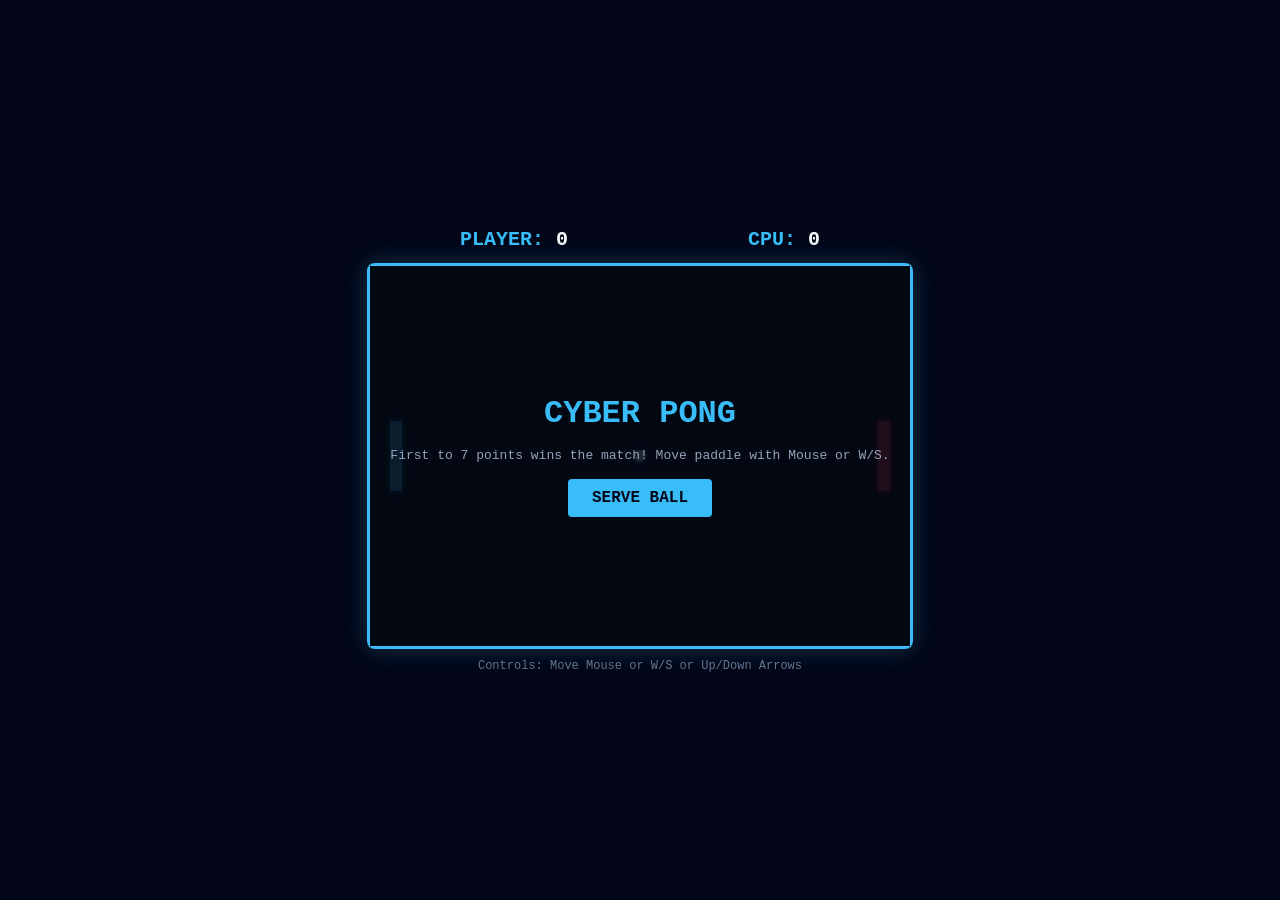
<file: public/games/pong.html>
<!DOCTYPE html>
<html lang="en">
<head>
  <meta charset="UTF-8">
  <meta name="viewport" content="width=device-width, initial-scale=1.0">
  <title>Cyber Pong</title>
  <style>
    * { box-sizing: border-box; margin: 0; padding: 0; user-select: none; }
    body {
      background: #020617;
      color: #38bdf8;
      font-family: 'Courier New', monospace;
      display: flex;
      flex-direction: column;
      align-items: center;
      justify-content: center;
      min-height: 100vh;
      overflow: hidden;
    }
    #game-container {
      position: relative;
      background: #030712;
      border: 3px solid #38bdf8;
      box-shadow: 0 0 25px rgba(56, 189, 248, 0.25);
      border-radius: 8px;
    }
    canvas { display: block; }
    .hud {
      display: flex;
      justify-content: space-around;
      width: 100%;
      max-width: 540px;
      margin-bottom: 12px;
      font-size: 20px;
      font-weight: 900;
    }
    .hud span { color: #f8fafc; }
    .overlay {
      position: absolute;
      top: 0; left: 0; right: 0; bottom: 0;
      background: rgba(3, 7, 18, 0.88);
      display: flex;
      flex-direction: column;
      align-items: center;
      justify-content: center;
      gap: 16px;
      text-align: center;
    }
    .btn {
      background: #38bdf8;
      color: #020617;
      border: none;
      padding: 10px 24px;
      font-size: 16px;
      font-weight: 800;
      font-family: inherit;
      cursor: pointer;
      border-radius: 4px;
      transition: all 0.15s;
    }
    .btn:hover { background: #7dd3fc; transform: scale(1.05); }
    .hint {
      color: #64748b;
      font-size: 12px;
      margin-top: 10px;
    }
  </style>
</head>
<body>
  <div class="hud">
    <div>PLAYER: <span id="p-score">0</span></div>
    <div>CPU: <span id="c-score">0</span></div>
  </div>

  <div id="game-container">
    <canvas id="canvas" width="540" height="380"></canvas>
    <div id="start-overlay" class="overlay">
      <h2 style="font-size: 32px; color: #38bdf8;">CYBER PONG</h2>
      <p style="color: #94a3b8; font-size: 13px;">First to 7 points wins the match! Move paddle with Mouse or W/S.</p>
      <button class="btn" id="start-btn">SERVE BALL</button>
    </div>
    <div id="gameover-overlay" class="overlay" style="display: none;">
      <h2 id="end-title" style="font-size: 32px;">VICTORY</h2>
      <button class="btn" id="restart-btn">REMATCH</button>
    </div>
  </div>

  <div class="hint">Controls: Move Mouse or W/S or Up/Down Arrows</div>

  <script>
    const canvas = document.getElementById('canvas');
    const ctx = canvas.getContext('2d');
    const pScoreEl = document.getElementById('p-score');
    const cScoreEl = document.getElementById('c-score');
    const startOverlay = document.getElementById('start-overlay');
    const gameoverOverlay = document.getElementById('gameover-overlay');
    const endTitle = document.getElementById('end-title');
    const startBtn = document.getElementById('start-btn');
    const restartBtn = document.getElementById('restart-btn');

    let isRunning = false;
    let pScore = 0;
    let cScore = 0;

    const paddleW = 12;
    const paddleH = 70;
    const player = { x: 20, y: 155, vy: 0 };
    const cpu = { x: canvas.width - 32, y: 155, speed: 4.2 };
    const ball = { x: 270, y: 190, r: 6, vx: 5, vy: 2 };

    // Web Audio FX
    const audioCtx = (window.AudioContext || window.webkitAudioContext) ? new (window.AudioContext || window.webkitAudioContext)() : null;
    function pongBeep(freq) {
      if (!audioCtx) return;
      try {
        const osc = audioCtx.createOscillator();
        const gain = audioCtx.createGain();
        osc.frequency.value = freq;
        gain.gain.setValueAtTime(0.08, audioCtx.currentTime);
        gain.gain.exponentialRampToValueAtTime(0.001, audioCtx.currentTime + 0.08);
        osc.connect(gain);
        gain.connect(audioCtx.destination);
        osc.start();
        osc.stop(audioCtx.currentTime + 0.08);
      } catch (e) {}
    }

    function resetBall(direction = 1) {
      ball.x = canvas.width / 2;
      ball.y = canvas.height / 2;
      ball.vx = 4.5 * direction;
      ball.vy = (Math.random() - 0.5) * 6;
    }

    function initGame() {
      pScore = 0;
      cScore = 0;
      pScoreEl.textContent = pScore;
      cScoreEl.textContent = cScore;
      resetBall(Math.random() > 0.5 ? 1 : -1);
      startOverlay.style.display = 'none';
      gameoverOverlay.style.display = 'none';
      isRunning = true;
      requestAnimationFrame(loop);
    }

    function loop() {
      if (!isRunning) return;
      update();
      draw();
      requestAnimationFrame(loop);
    }

    // Keyboard & Mouse controls
    const keys = {};
    window.addEventListener('keydown', e => { keys[e.code] = true; });
    window.addEventListener('keyup', e => { keys[e.code] = false; });

    canvas.addEventListener('mousemove', e => {
      const rect = canvas.getBoundingClientRect();
      const my = e.clientY - rect.top;
      player.y = Math.max(0, Math.min(canvas.height - paddleH, my - paddleH / 2));
    });

    function update() {
      if (keys['ArrowUp'] || keys['KeyW']) player.y = Math.max(0, player.y - 6);
      if (keys['ArrowDown'] || keys['KeyS']) player.y = Math.min(canvas.height - paddleH, player.y + 6);

      // CPU AI
      const cpuCenter = cpu.y + paddleH / 2;
      if (cpuCenter < ball.y - 12) cpu.y += cpu.speed;
      else if (cpuCenter > ball.y + 12) cpu.y -= cpu.speed;
      cpu.y = Math.max(0, Math.min(canvas.height - paddleH, cpu.y));

      // Ball physics
      ball.x += ball.vx;
      ball.y += ball.vy;

      // Top/bottom bounce
      if (ball.y - ball.r < 0 || ball.y + ball.r > canvas.height) {
        ball.vy = -ball.vy;
        pongBeep(280);
      }

      // Player paddle collision
      if (
        ball.x - ball.r <= player.x + paddleW &&
        ball.x + ball.r >= player.x &&
        ball.y >= player.y &&
        ball.y <= player.y + paddleH
      ) {
        const offset = (ball.y - (player.y + paddleH / 2)) / (paddleH / 2);
        ball.vx = Math.abs(ball.vx) * 1.05;
        ball.vy = offset * 6;
        pongBeep(480);
      }

      // CPU paddle collision
      if (
        ball.x + ball.r >= cpu.x &&
        ball.x - ball.r <= cpu.x + paddleW &&
        ball.y >= cpu.y &&
        ball.y <= cpu.y + paddleH
      ) {
        const offset = (ball.y - (cpu.y + paddleH / 2)) / (paddleH / 2);
        ball.vx = -Math.abs(ball.vx) * 1.05;
        ball.vy = offset * 6;
        pongBeep(420);
      }

      // Score points
      if (ball.x < 0) {
        cScore++;
        cScoreEl.textContent = cScore;
        pongBeep(180);
        checkWinner();
        resetBall(1);
      } else if (ball.x > canvas.width) {
        pScore++;
        pScoreEl.textContent = pScore;
        pongBeep(640);
        checkWinner();
        resetBall(-1);
      }
    }

    function checkWinner() {
      if (pScore >= 7 || cScore >= 7) {
        isRunning = false;
        endTitle.textContent = pScore >= 7 ? 'YOU WIN!' : 'CPU WINS!';
        endTitle.style.color = pScore >= 7 ? '#34d399' : '#f43f5e';
        gameoverOverlay.style.display = 'flex';
      }
    }

    function draw() {
      // Clear
      ctx.fillStyle = '#020617';
      ctx.fillRect(0, 0, canvas.width, canvas.height);

      // Center divider
      ctx.strokeStyle = '#1e293b';
      ctx.setLineDash([8, 8]);
      ctx.beginPath();
      ctx.moveTo(canvas.width / 2, 0);
      ctx.lineTo(canvas.width / 2, canvas.height);
      ctx.stroke();
      ctx.setLineDash([]);

      // Player paddle
      ctx.fillStyle = '#38bdf8';
      ctx.shadowColor = '#0284c7';
      ctx.shadowBlur = 8;
      ctx.fillRect(player.x, player.y, paddleW, paddleH);

      // CPU paddle
      ctx.fillStyle = '#f43f5e';
      ctx.shadowColor = '#e11d48';
      ctx.shadowBlur = 8;
      ctx.fillRect(cpu.x, cpu.y, paddleW, paddleH);

      // Ball
      ctx.fillStyle = '#f8fafc';
      ctx.shadowColor = '#38bdf8';
      ctx.shadowBlur = 12;
      ctx.beginPath();
      ctx.arc(ball.x, ball.y, ball.r, 0, Math.PI * 2);
      ctx.fill();

      ctx.shadowBlur = 0;
    }

    startBtn.onclick = () => {
      if (audioCtx && audioCtx.state === 'suspended') audioCtx.resume();
      initGame();
    };
    restartBtn.onclick = () => {
      if (audioCtx && audioCtx.state === 'suspended') audioCtx.resume();
      initGame();
    };

    draw();
  </script>
</body>
</html>
</file>
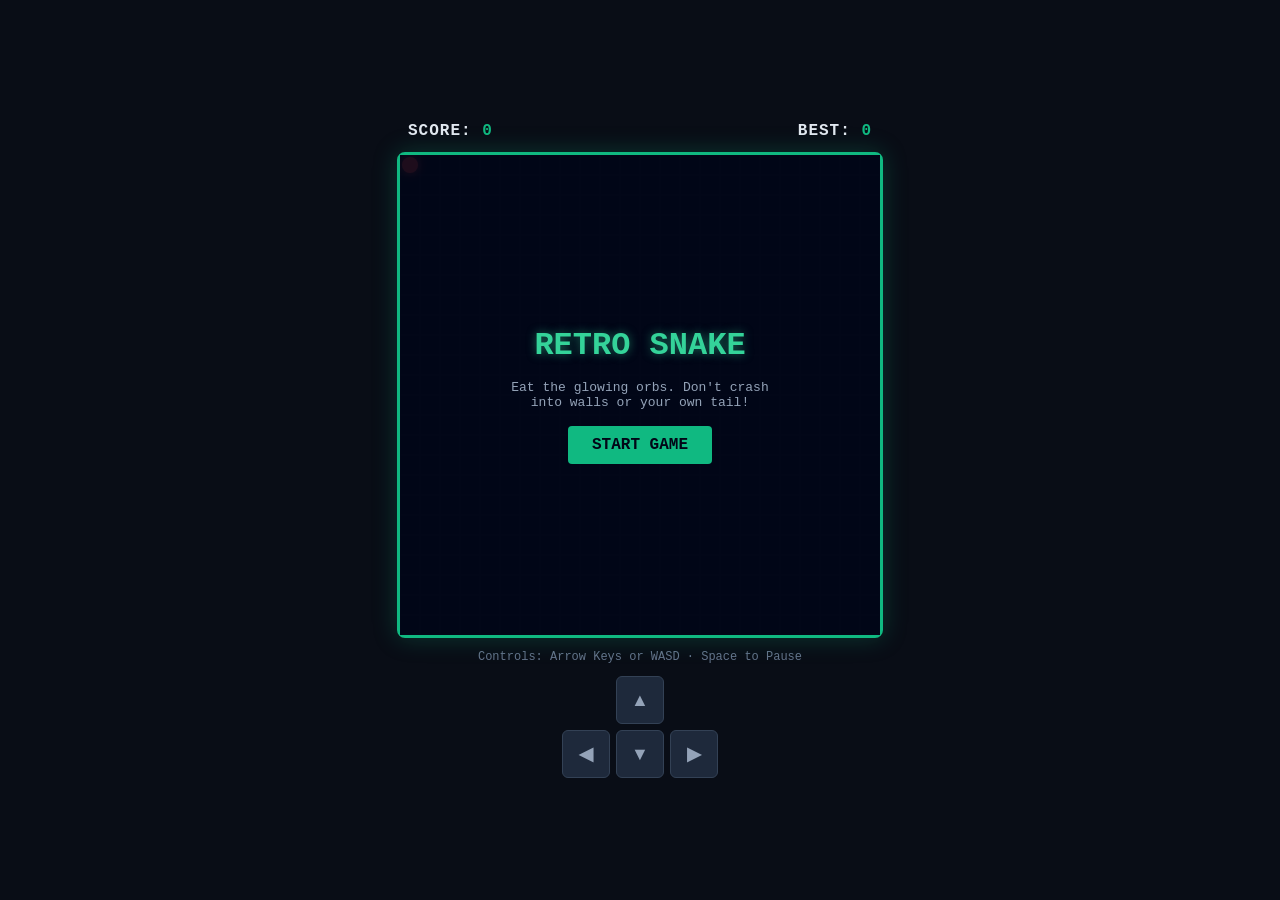
<file: public/games/snake.html>
<!DOCTYPE html>
<html lang="en">
<head>
  <meta charset="UTF-8">
  <meta name="viewport" content="width=device-width, initial-scale=1.0">
  <title>Retro Snake</title>
  <style>
    * { box-sizing: border-box; margin: 0; padding: 0; user-select: none; }
    body {
      background: #090d16;
      color: #e2e8f0;
      font-family: 'Courier New', monospace;
      display: flex;
      flex-direction: column;
      align-items: center;
      justify-content: center;
      min-height: 100vh;
      overflow: hidden;
    }
    #game-container {
      position: relative;
      background: #0f172a;
      border: 3px solid #10b981;
      box-shadow: 0 0 25px rgba(16, 185, 129, 0.25);
      border-radius: 8px;
    }
    canvas {
      display: block;
      background: #020617;
    }
    .hud {
      display: flex;
      justify-content: space-between;
      width: 100%;
      max-width: 480px;
      margin-bottom: 12px;
      padding: 0 8px;
      font-weight: bold;
      font-size: 16px;
      letter-spacing: 1px;
    }
    .hud span { color: #10b981; }
    .overlay {
      position: absolute;
      top: 0; left: 0; right: 0; bottom: 0;
      background: rgba(2, 6, 23, 0.88);
      display: flex;
      flex-direction: column;
      align-items: center;
      justify-content: center;
      gap: 16px;
      text-align: center;
    }
    .overlay h2 {
      font-size: 32px;
      color: #34d399;
      text-shadow: 0 0 10px rgba(52, 211, 153, 0.5);
    }
    .btn {
      background: #10b981;
      color: #020617;
      border: none;
      padding: 10px 24px;
      font-size: 16px;
      font-weight: 800;
      font-family: inherit;
      cursor: pointer;
      border-radius: 4px;
      transition: all 0.15s ease;
    }
    .btn:hover {
      background: #34d399;
      transform: scale(1.05);
    }
    .hint {
      color: #64748b;
      font-size: 12px;
      margin-top: 12px;
    }
    .d-pad {
      display: grid;
      grid-template-columns: repeat(3, 48px);
      grid-gap: 6px;
      margin-top: 12px;
    }
    .d-btn {
      background: #1e293b;
      color: #94a3b8;
      border: 1px solid #334155;
      height: 48px;
      font-size: 18px;
      font-weight: bold;
      border-radius: 6px;
      cursor: pointer;
    }
    .d-btn:active { background: #10b981; color: #000; }
  </style>
</head>
<body>
  <div class="hud">
    <div>SCORE: <span id="score-val">0</span></div>
    <div>BEST: <span id="high-val">0</span></div>
  </div>

  <div id="game-container">
    <canvas id="canvas" width="480" height="480"></canvas>
    <div id="start-overlay" class="overlay">
      <h2>RETRO SNAKE</h2>
      <p style="color: #94a3b8; max-width: 280px; font-size: 13px;">Eat the glowing orbs. Don't crash into walls or your own tail!</p>
      <button class="btn" id="start-btn">START GAME</button>
    </div>
    <div id="gameover-overlay" class="overlay" style="display: none;">
      <h2 style="color: #f43f5e;">GAME OVER</h2>
      <p style="color: #cbd5e1; font-size: 16px;">Final Score: <span id="final-score" style="color: #34d399; font-weight: bold;">0</span></p>
      <button class="btn" id="restart-btn">PLAY AGAIN</button>
    </div>
  </div>

  <div class="hint">Controls: Arrow Keys or WASD · Space to Pause</div>

  <div class="d-pad">
    <div></div>
    <button class="d-btn" id="btn-up">▲</button>
    <div></div>
    <button class="d-btn" id="btn-left">◀</button>
    <button class="d-btn" id="btn-down">▼</button>
    <button class="d-btn" id="btn-right">▶</button>
  </div>

  <script>
    const canvas = document.getElementById('canvas');
    const ctx = canvas.getContext('2d');
    const scoreVal = document.getElementById('score-val');
    const highVal = document.getElementById('high-val');
    const finalScore = document.getElementById('final-score');
    const startOverlay = document.getElementById('start-overlay');
    const gameoverOverlay = document.getElementById('gameover-overlay');
    const startBtn = document.getElementById('start-btn');
    const restartBtn = document.getElementById('restart-btn');

    const GRID = 20;
    const COLS = canvas.width / GRID;
    const ROWS = canvas.height / GRID;

    let snake = [];
    let food = { x: 0, y: 0 };
    let goldenFood = null;
    let goldenTimer = 0;
    let dir = { x: 1, y: 0 };
    let nextDir = { x: 1, y: 0 };
    let score = 0;
    let highScore = parseInt(localStorage.getItem('snake_highscore') || '0', 10);
    highVal.textContent = highScore;
    let gameLoop = null;
    let isRunning = false;
    let isPaused = false;

    // Web Audio Sound FX
    const audioCtx = (window.AudioContext || window.webkitAudioContext) ? new (window.AudioContext || window.webkitAudioContext)() : null;
    function beep(freq, duration, type = 'square') {
      if (!audioCtx) return;
      try {
        const osc = audioCtx.createOscillator();
        const gain = audioCtx.createGain();
        osc.type = type;
        osc.frequency.value = freq;
        gain.gain.setValueAtTime(0.06, audioCtx.currentTime);
        gain.gain.exponentialRampToValueAtTime(0.001, audioCtx.currentTime + duration);
        osc.connect(gain);
        gain.connect(audioCtx.destination);
        osc.start();
        osc.stop(audioCtx.currentTime + duration);
      } catch (e) {}
    }

    function initGame() {
      snake = [
        { x: 10, y: 12 },
        { x: 9, y: 12 },
        { x: 8, y: 12 },
      ];
      dir = { x: 1, y: 0 };
      nextDir = { x: 1, y: 0 };
      score = 0;
      scoreVal.textContent = score;
      goldenFood = null;
      spawnFood();
      startOverlay.style.display = 'none';
      gameoverOverlay.style.display = 'none';
      isRunning = true;
      isPaused = false;
      if (gameLoop) clearInterval(gameLoop);
      gameLoop = setInterval(update, 90);
    }

    function spawnFood() {
      while (true) {
        food = {
          x: Math.floor(Math.random() * COLS),
          y: Math.floor(Math.random() * ROWS)
        };
        const collide = snake.some(s => s.x === food.x && s.y === food.y);
        if (!collide) break;
      }
      // Chance of golden food
      if (Math.random() < 0.25 && !goldenFood) {
        goldenFood = {
          x: Math.floor(Math.random() * COLS),
          y: Math.floor(Math.random() * ROWS)
        };
        goldenTimer = 60;
      }
    }

    function gameOver() {
      isRunning = false;
      clearInterval(gameLoop);
      beep(150, 0.4, 'sawtooth');
      finalScore.textContent = score;
      if (score > highScore) {
        highScore = score;
        localStorage.setItem('snake_highscore', highScore);
        highVal.textContent = highScore;
      }
      gameoverOverlay.style.display = 'flex';
    }

    function update() {
      if (!isRunning || isPaused) return;

      dir = { ...nextDir };
      const head = { x: snake[0].x + dir.x, y: snake[0].y + dir.y };

      // Wall collision
      if (head.x < 0 || head.x >= COLS || head.y < 0 || head.y >= ROWS) {
        return gameOver();
      }

      // Self collision
      if (snake.some(segment => segment.x === head.x && segment.y === head.y)) {
        return gameOver();
      }

      snake.unshift(head);

      // Check food
      if (head.x === food.x && head.y === food.y) {
        score += 10;
        scoreVal.textContent = score;
        beep(540, 0.08);
        spawnFood();
      } else if (goldenFood && head.x === goldenFood.x && head.y === goldenFood.y) {
        score += 35;
        scoreVal.textContent = score;
        goldenFood = null;
        beep(880, 0.15);
      } else {
        snake.pop();
      }

      if (goldenFood) {
        goldenTimer--;
        if (goldenTimer <= 0) goldenFood = null;
      }

      draw();
    }

    function draw() {
      // Clear
      ctx.fillStyle = '#020617';
      ctx.fillRect(0, 0, canvas.width, canvas.height);

      // Subtle grid
      ctx.strokeStyle = '#0f172a';
      ctx.lineWidth = 1;
      for (let i = 0; i <= canvas.width; i += GRID) {
        ctx.beginPath();
        ctx.moveTo(i, 0);
        ctx.lineTo(i, canvas.height);
        ctx.stroke();
      }
      for (let j = 0; j <= canvas.height; j += GRID) {
        ctx.beginPath();
        ctx.moveTo(0, j);
        ctx.lineTo(canvas.width, j);
        ctx.stroke();
      }

      // Draw regular food
      ctx.fillStyle = '#ef4444';
      ctx.shadowColor = '#ef4444';
      ctx.shadowBlur = 10;
      ctx.beginPath();
      ctx.arc(food.x * GRID + GRID / 2, food.y * GRID + GRID / 2, GRID / 2 - 2, 0, Math.PI * 2);
      ctx.fill();

      // Draw golden food
      if (goldenFood) {
        ctx.fillStyle = '#fbbf24';
        ctx.shadowColor = '#f59e0b';
        ctx.shadowBlur = 14;
        ctx.beginPath();
        ctx.arc(goldenFood.x * GRID + GRID / 2, goldenFood.y * GRID + GRID / 2, GRID / 2 - 1, 0, Math.PI * 2);
        ctx.fill();
      }

      // Draw snake
      snake.forEach((part, index) => {
        if (index === 0) {
          ctx.fillStyle = '#34d399';
          ctx.shadowColor = '#10b981';
          ctx.shadowBlur = 12;
        } else {
          ctx.fillStyle = '#059669';
          ctx.shadowBlur = 4;
        }
        ctx.fillRect(part.x * GRID + 1, part.y * GRID + 1, GRID - 2, GRID - 2);
      });

      ctx.shadowBlur = 0;
    }

    window.addEventListener('keydown', e => {
      if (['ArrowUp', 'KeyW'].includes(e.code) && dir.y === 0) nextDir = { x: 0, y: -1 };
      else if (['ArrowDown', 'KeyS'].includes(e.code) && dir.y === 0) nextDir = { x: 0, y: 1 };
      else if (['ArrowLeft', 'KeyA'].includes(e.code) && dir.x === 0) nextDir = { x: -1, y: 0 };
      else if (['ArrowRight', 'KeyD'].includes(e.code) && dir.x === 0) nextDir = { x: 1, y: 0 };
      else if (e.code === 'Space') {
        if (isRunning) isPaused = !isPaused;
      }
    });

    document.getElementById('btn-up').onclick = () => { if (dir.y === 0) nextDir = { x: 0, y: -1 }; };
    document.getElementById('btn-down').onclick = () => { if (dir.y === 0) nextDir = { x: 0, y: 1 }; };
    document.getElementById('btn-left').onclick = () => { if (dir.x === 0) nextDir = { x: -1, y: 0 }; };
    document.getElementById('btn-right').onclick = () => { if (dir.x === 0) nextDir = { x: 1, y: 0 }; };

    startBtn.onclick = () => {
      if (audioCtx && audioCtx.state === 'suspended') audioCtx.resume();
      initGame();
    };
    restartBtn.onclick = () => {
      if (audioCtx && audioCtx.state === 'suspended') audioCtx.resume();
      initGame();
    };

    draw();
  </script>
</body>
</html>
</file>
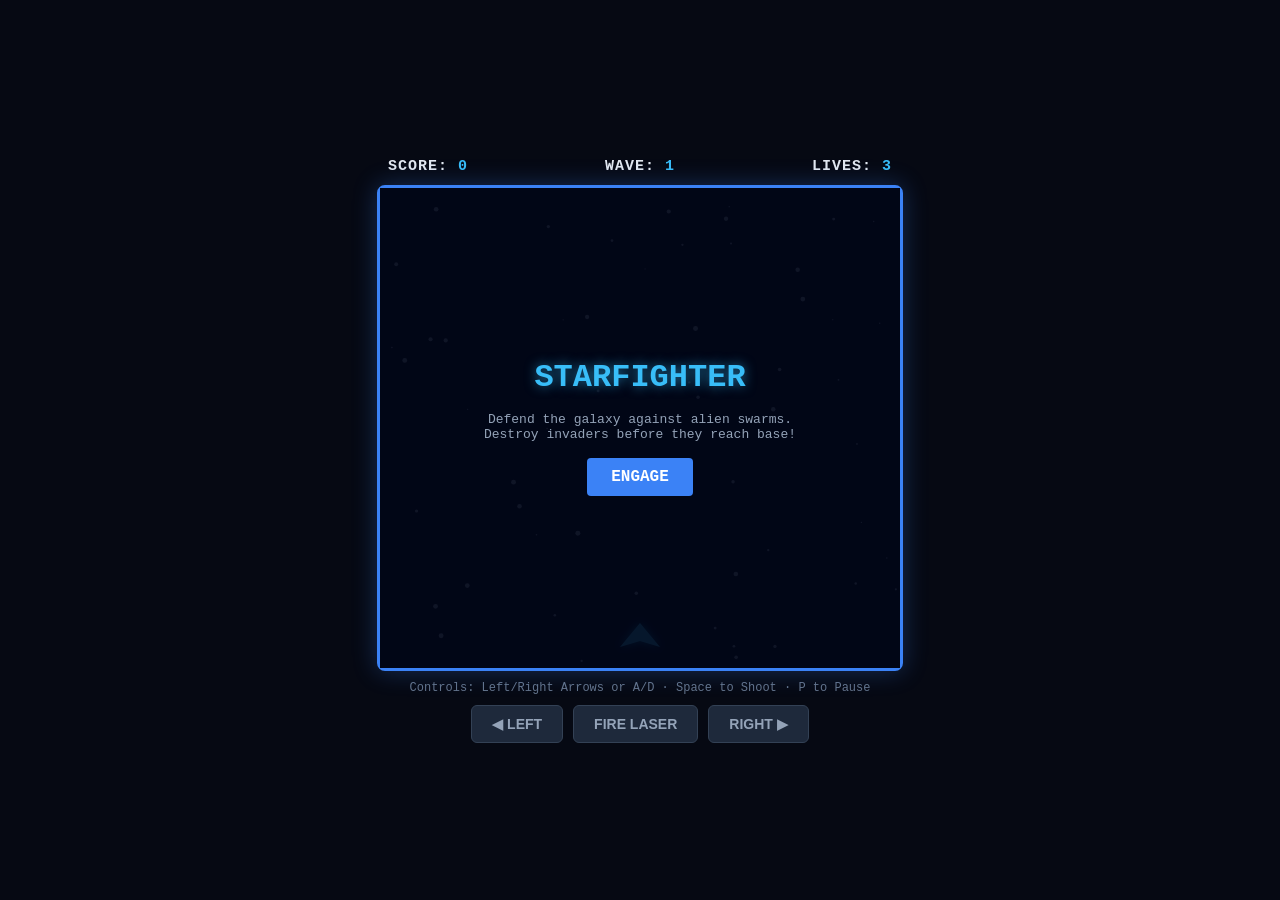
<file: public/games/space-invaders.html>
<!DOCTYPE html>
<html lang="en">
<head>
  <meta charset="UTF-8">
  <meta name="viewport" content="width=device-width, initial-scale=1.0">
  <title>Starfighter Armada</title>
  <style>
    * { box-sizing: border-box; margin: 0; padding: 0; user-select: none; }
    body {
      background: #060913;
      color: #e2e8f0;
      font-family: 'Courier New', monospace;
      display: flex;
      flex-direction: column;
      align-items: center;
      justify-content: center;
      min-height: 100vh;
      overflow: hidden;
    }
    #game-container {
      position: relative;
      background: #030712;
      border: 3px solid #3b82f6;
      box-shadow: 0 0 25px rgba(59, 130, 246, 0.3);
      border-radius: 8px;
    }
    canvas {
      display: block;
      background: #020617;
    }
    .hud {
      display: flex;
      justify-content: space-between;
      width: 100%;
      max-width: 520px;
      margin-bottom: 10px;
      padding: 0 8px;
      font-weight: bold;
      font-size: 15px;
      letter-spacing: 1px;
    }
    .hud span { color: #38bdf8; }
    .overlay {
      position: absolute;
      top: 0; left: 0; right: 0; bottom: 0;
      background: rgba(2, 6, 23, 0.9);
      display: flex;
      flex-direction: column;
      align-items: center;
      justify-content: center;
      gap: 16px;
      text-align: center;
    }
    .overlay h2 {
      font-size: 32px;
      color: #38bdf8;
      text-shadow: 0 0 12px rgba(56, 189, 248, 0.6);
    }
    .btn {
      background: #3b82f6;
      color: #ffffff;
      border: none;
      padding: 10px 24px;
      font-size: 16px;
      font-weight: 800;
      font-family: inherit;
      cursor: pointer;
      border-radius: 4px;
      transition: all 0.15s ease;
    }
    .btn:hover {
      background: #60a5fa;
      transform: scale(1.05);
    }
    .hint {
      color: #64748b;
      font-size: 12px;
      margin-top: 10px;
    }
    .controls {
      display: flex;
      gap: 10px;
      margin-top: 10px;
    }
    .c-btn {
      background: #1e293b;
      color: #94a3b8;
      border: 1px solid #334155;
      padding: 10px 20px;
      font-size: 14px;
      font-weight: bold;
      border-radius: 6px;
      cursor: pointer;
    }
    .c-btn:active { background: #3b82f6; color: #fff; }
  </style>
</head>
<body>
  <div class="hud">
    <div>SCORE: <span id="score-val">0</span></div>
    <div>WAVE: <span id="wave-val">1</span></div>
    <div>LIVES: <span id="lives-val">3</span></div>
  </div>

  <div id="game-container">
    <canvas id="canvas" width="520" height="480"></canvas>
    <div id="start-overlay" class="overlay">
      <h2>STARFIGHTER</h2>
      <p style="color: #94a3b8; max-width: 320px; font-size: 13px;">Defend the galaxy against alien swarms. Destroy invaders before they reach base!</p>
      <button class="btn" id="start-btn">ENGAGE</button>
    </div>
    <div id="gameover-overlay" class="overlay" style="display: none;">
      <h2 id="end-title" style="color: #f43f5e;">MISSION FAILED</h2>
      <p style="color: #cbd5e1; font-size: 15px;">Final Score: <span id="final-score" style="color: #38bdf8; font-weight: bold;">0</span></p>
      <button class="btn" id="restart-btn">DEPLOY AGAIN</button>
    </div>
  </div>

  <div class="hint">Controls: Left/Right Arrows or A/D · Space to Shoot · P to Pause</div>

  <div class="controls">
    <button class="c-btn" id="btn-left">◀ LEFT</button>
    <button class="c-btn" id="btn-shoot">FIRE LASER</button>
    <button class="c-btn" id="btn-right">RIGHT ▶</button>
  </div>

  <script>
    const canvas = document.getElementById('canvas');
    const ctx = canvas.getContext('2d');
    const scoreVal = document.getElementById('score-val');
    const waveVal = document.getElementById('wave-val');
    const livesVal = document.getElementById('lives-val');
    const finalScore = document.getElementById('final-score');
    const startOverlay = document.getElementById('start-overlay');
    const gameoverOverlay = document.getElementById('gameover-overlay');
    const startBtn = document.getElementById('start-btn');
    const restartBtn = document.getElementById('restart-btn');

    let isRunning = false;
    let isPaused = false;
    let score = 0;
    let wave = 1;
    let lives = 3;

    // Stars background
    const stars = Array.from({ length: 60 }, () => ({
      x: Math.random() * canvas.width,
      y: Math.random() * canvas.height,
      size: Math.random() * 2 + 0.5,
      speed: Math.random() * 1.5 + 0.5
    }));

    // Player
    const player = {
      x: canvas.width / 2 - 20,
      y: canvas.height - 45,
      w: 40,
      h: 24,
      speed: 6,
      vx: 0
    };

    let bullets = [];
    let enemyBullets = [];
    let enemies = [];
    let enemyDir = 1;
    let enemyStepDown = false;
    let enemySpeed = 1;
    let shootCooldown = 0;
    let particles = [];

    // Web Audio Sound FX
    const audioCtx = (window.AudioContext || window.webkitAudioContext) ? new (window.AudioContext || window.webkitAudioContext)() : null;
    function playLaser() {
      if (!audioCtx) return;
      try {
        const osc = audioCtx.createOscillator();
        const gain = audioCtx.createGain();
        osc.type = 'sawtooth';
        osc.frequency.setValueAtTime(600, audioCtx.currentTime);
        osc.frequency.exponentialRampToValueAtTime(120, audioCtx.currentTime + 0.12);
        gain.gain.setValueAtTime(0.08, audioCtx.currentTime);
        gain.gain.exponentialRampToValueAtTime(0.001, audioCtx.currentTime + 0.12);
        osc.connect(gain);
        gain.connect(audioCtx.destination);
        osc.start();
        osc.stop(audioCtx.currentTime + 0.12);
      } catch (e) {}
    }

    function playExplosion() {
      if (!audioCtx) return;
      try {
        const osc = audioCtx.createOscillator();
        const gain = audioCtx.createGain();
        osc.type = 'square';
        osc.frequency.setValueAtTime(140, audioCtx.currentTime);
        osc.frequency.exponentialRampToValueAtTime(40, audioCtx.currentTime + 0.25);
        gain.gain.setValueAtTime(0.12, audioCtx.currentTime);
        gain.gain.exponentialRampToValueAtTime(0.001, audioCtx.currentTime + 0.25);
        osc.connect(gain);
        gain.connect(audioCtx.destination);
        osc.start();
        osc.stop(audioCtx.currentTime + 0.25);
      } catch (e) {}
    }

    function createEnemies() {
      enemies = [];
      const rows = 4;
      const cols = 8;
      const ew = 32;
      const eh = 22;
      const padX = 22;
      const padY = 18;
      const offsetX = 50;
      const offsetY = 45;

      for (let r = 0; r < rows; r++) {
        for (let c = 0; c < cols; c++) {
          enemies.push({
            x: offsetX + c * (ew + padX),
            y: offsetY + r * (eh + padY),
            w: ew,
            h: eh,
            row: r,
            alive: true
          });
        }
      }
      enemySpeed = 1 + wave * 0.3;
      enemyDir = 1;
    }

    function spawnExplosion(x, y, color = '#f97316') {
      for (let i = 0; i < 12; i++) {
        particles.push({
          x, y,
          vx: (Math.random() - 0.5) * 6,
          vy: (Math.random() - 0.5) * 6,
          life: 20,
          color
        });
      }
    }

    function initGame() {
      score = 0;
      wave = 1;
      lives = 3;
      scoreVal.textContent = score;
      waveVal.textContent = wave;
      livesVal.textContent = lives;
      bullets = [];
      enemyBullets = [];
      particles = [];
      player.x = canvas.width / 2 - 20;
      createEnemies();

      startOverlay.style.display = 'none';
      gameoverOverlay.style.display = 'none';
      isRunning = true;
      isPaused = false;
      requestAnimationFrame(loop);
    }

    function loop() {
      if (!isRunning) return;
      if (!isPaused) {
        update();
        draw();
      }
      requestAnimationFrame(loop);
    }

    const keys = {};
    window.addEventListener('keydown', e => {
      keys[e.code] = true;
      if (e.code === 'KeyP') isPaused = !isPaused;
    });
    window.addEventListener('keyup', e => { keys[e.code] = false; });

    document.getElementById('btn-left').onmousedown = () => { keys['ArrowLeft'] = true; };
    document.getElementById('btn-left').onmouseup = () => { keys['ArrowLeft'] = false; };
    document.getElementById('btn-right').onmousedown = () => { keys['ArrowRight'] = true; };
    document.getElementById('btn-right').onmouseup = () => { keys['ArrowRight'] = false; };
    document.getElementById('btn-shoot').onclick = () => {
      if (isRunning && shootCooldown <= 0) {
        bullets.push({ x: player.x + player.w / 2 - 2, y: player.y, w: 4, h: 12, speed: 9 });
        shootCooldown = 15;
        playLaser();
      }
    };

    function update() {
      // Star movement
      stars.forEach(s => {
        s.y += s.speed;
        if (s.y > canvas.height) s.y = 0;
      });

      // Player input
      if (keys['ArrowLeft'] || keys['KeyA']) player.vx = -player.speed;
      else if (keys['ArrowRight'] || keys['KeyD']) player.vx = player.speed;
      else player.vx = 0;

      player.x += player.vx;
      if (player.x < 10) player.x = 10;
      if (player.x + player.w > canvas.width - 10) player.x = canvas.width - player.w - 10;

      // Shooting
      if (shootCooldown > 0) shootCooldown--;
      if ((keys['Space'] || keys['ArrowUp'] || keys['KeyW']) && shootCooldown <= 0) {
        bullets.push({ x: player.x + player.w / 2 - 2, y: player.y, w: 4, h: 12, speed: 9 });
        shootCooldown = 14;
        playLaser();
      }

      // Player bullets
      bullets.forEach(b => b.y -= b.speed);
      bullets = bullets.filter(b => b.y > -10);

      // Enemy bullets
      enemyBullets.forEach(b => b.y += b.speed);
      enemyBullets = enemyBullets.filter(b => b.y < canvas.height + 10);

      // Enemies movement
      let edgeReached = false;
      const activeEnemies = enemies.filter(e => e.alive);

      if (activeEnemies.length === 0) {
        // Wave complete!
        wave++;
        waveVal.textContent = wave;
        createEnemies();
        return;
      }

      activeEnemies.forEach(e => {
        e.x += enemySpeed * enemyDir;
        if (e.x <= 15 || e.x + e.w >= canvas.width - 15) {
          edgeReached = true;
        }
      });

      if (edgeReached) {
        enemyDir *= -1;
        enemies.forEach(e => {
          e.y += 14;
          if (e.y + e.h >= player.y) {
            // Invaders reached base!
            lives = 0;
          }
        });
      }

      // Enemy shooting chance
      if (Math.random() < 0.02 + wave * 0.005 && activeEnemies.length > 0) {
        const shooter = activeEnemies[Math.floor(Math.random() * activeEnemies.length)];
        enemyBullets.push({ x: shooter.x + shooter.w / 2 - 2, y: shooter.y + shooter.h, w: 4, h: 8, speed: 4 + wave * 0.3 });
      }

      // Bullet hit enemy
      bullets.forEach((b, bIdx) => {
        enemies.forEach(e => {
          if (e.alive && b.x < e.x + e.w && b.x + b.w > e.x && b.y < e.y + e.h && b.y + b.h > e.y) {
            e.alive = false;
            b.y = -999;
            score += (4 - e.row) * 20;
            scoreVal.textContent = score;
            spawnExplosion(e.x + e.w / 2, e.y + e.h / 2, '#38bdf8');
            playExplosion();
          }
        });
      });

      // Enemy bullet hit player
      enemyBullets.forEach((eb, ebIdx) => {
        if (eb.x < player.x + player.w && eb.x + eb.w > player.x && eb.y < player.y + player.h && eb.y + eb.h > player.y) {
          eb.y = 9999;
          lives--;
          livesVal.textContent = lives;
          spawnExplosion(player.x + player.w / 2, player.y + player.h / 2, '#f43f5e');
          playExplosion();
        }
      });

      // Particles
      particles.forEach(p => {
        p.x += p.vx;
        p.y += p.vy;
        p.life--;
      });
      particles = particles.filter(p => p.life > 0);

      // Check game over
      if (lives <= 0) {
        isRunning = false;
        finalScore.textContent = score;
        gameoverOverlay.style.display = 'flex';
      }
    }

    function draw() {
      // Clear
      ctx.fillStyle = '#020617';
      ctx.fillRect(0, 0, canvas.width, canvas.height);

      // Stars
      ctx.fillStyle = '#94a3b8';
      stars.forEach(s => {
        ctx.beginPath();
        ctx.arc(s.x, s.y, s.size, 0, Math.PI * 2);
        ctx.fill();
      });

      // Player ship
      ctx.fillStyle = '#38bdf8';
      ctx.shadowColor = '#0284c7';
      ctx.shadowBlur = 8;
      ctx.beginPath();
      ctx.moveTo(player.x + player.w / 2, player.y);
      ctx.lineTo(player.x + player.w, player.y + player.h);
      ctx.lineTo(player.x + player.w / 2, player.y + player.h - 6);
      ctx.lineTo(player.x, player.y + player.h);
      ctx.closePath();
      ctx.fill();

      // Bullets
      ctx.fillStyle = '#34d399';
      ctx.shadowColor = '#10b981';
      ctx.shadowBlur = 6;
      bullets.forEach(b => ctx.fillRect(b.x, b.y, b.w, b.h));

      // Enemy bullets
      ctx.fillStyle = '#f43f5e';
      ctx.shadowColor = '#e11d48';
      enemyBullets.forEach(b => ctx.fillRect(b.x, b.y, b.w, b.h));

      // Enemies
      enemies.forEach(e => {
        if (!e.alive) return;
        const colors = ['#f43f5e', '#fb923c', '#eab308', '#a855f7'];
        ctx.fillStyle = colors[e.row % colors.length];
        ctx.shadowColor = colors[e.row % colors.length];
        ctx.shadowBlur = 4;
        // Alien sprite block
        ctx.fillRect(e.x + 4, e.y + 4, e.w - 8, e.h - 8);
        ctx.fillRect(e.x, e.y + 8, e.w, e.h - 14);
        ctx.fillStyle = '#000';
        ctx.fillRect(e.x + 8, e.y + 8, 4, 4);
        ctx.fillRect(e.x + e.w - 12, e.y + 8, 4, 4);
      });

      // Particles
      particles.forEach(p => {
        ctx.fillStyle = p.color;
        ctx.shadowBlur = 2;
        ctx.fillRect(p.x, p.y, 3, 3);
      });

      ctx.shadowBlur = 0;
    }

    startBtn.onclick = () => {
      if (audioCtx && audioCtx.state === 'suspended') audioCtx.resume();
      initGame();
    };
    restartBtn.onclick = () => {
      if (audioCtx && audioCtx.state === 'suspended') audioCtx.resume();
      initGame();
    };

    draw();
  </script>
</body>
</html>
</file>
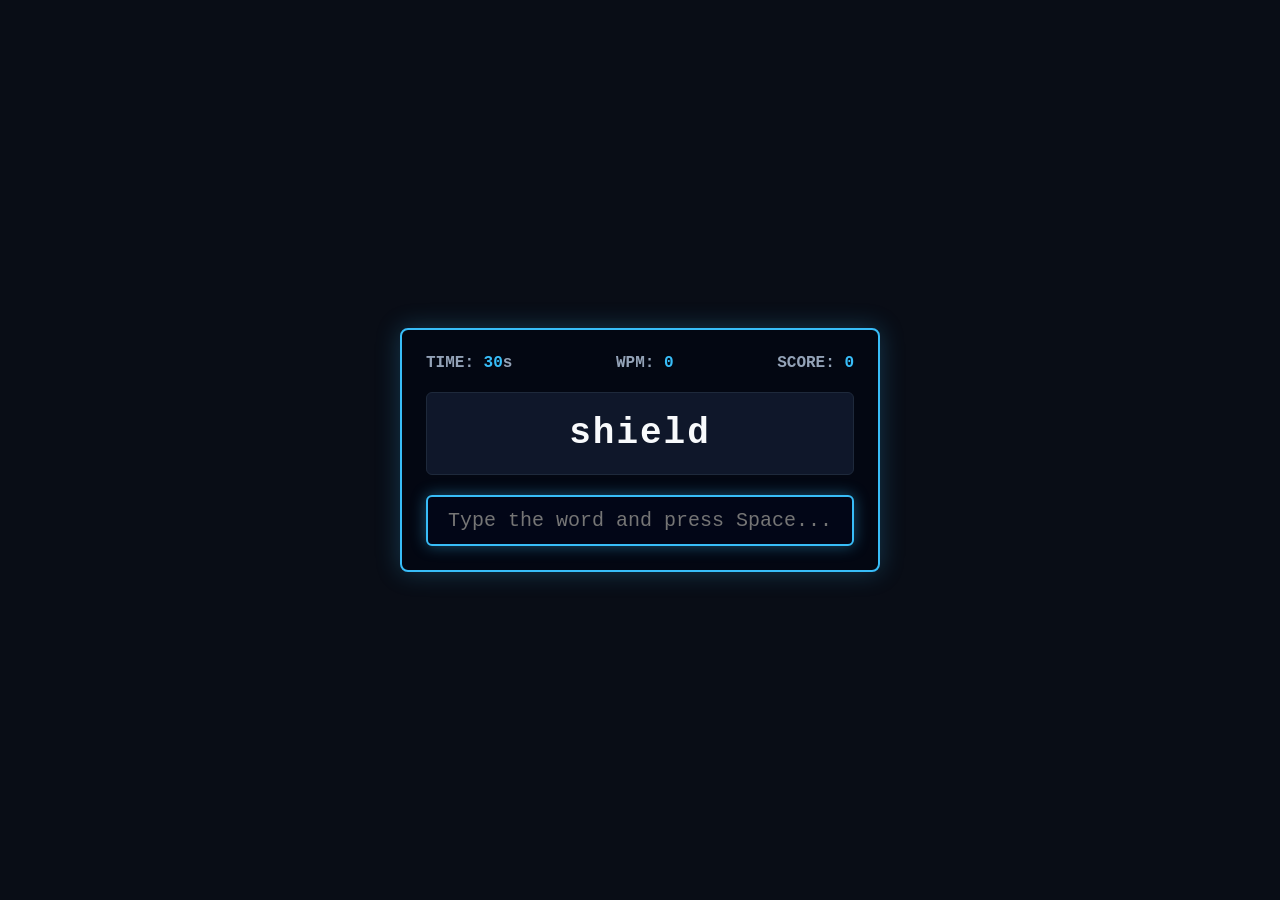
<file: public/games/speed-typer.html>
<!DOCTYPE html>
<html lang="en">
<head>
  <meta charset="UTF-8">
  <meta name="viewport" content="width=device-width, initial-scale=1.0">
  <title>Cyber Typer</title>
  <style>
    * { box-sizing: border-box; margin: 0; padding: 0; font-family: 'Courier New', monospace; user-select: none; }
    body {
      background: #090d16;
      color: #38bdf8;
      display: flex;
      flex-direction: column;
      align-items: center;
      justify-content: center;
      min-height: 100vh;
      padding: 16px;
    }
    .wrapper {
      background: #030712;
      border: 2px solid #38bdf8;
      box-shadow: 0 0 25px rgba(56, 189, 248, 0.25);
      border-radius: 8px;
      width: 480px;
      padding: 24px;
      text-align: center;
    }
    .stats {
      display: flex;
      justify-content: space-between;
      margin-bottom: 20px;
      font-size: 16px;
      font-weight: bold;
      color: #94a3b8;
    }
    .stats span { color: #38bdf8; }
    .word-box {
      background: #0f172a;
      border: 1px solid #1e293b;
      padding: 20px;
      border-radius: 6px;
      margin-bottom: 20px;
      min-height: 80px;
      display: flex;
      align-items: center;
      justify-content: center;
    }
    .target-word {
      font-size: 36px;
      font-weight: 900;
      letter-spacing: 2px;
      color: #f8fafc;
    }
    input {
      width: 100%;
      background: #020617;
      border: 2px solid #38bdf8;
      border-radius: 6px;
      padding: 12px;
      font-size: 20px;
      font-family: inherit;
      color: #38bdf8;
      text-align: center;
      outline: none;
    }
    input:focus {
      box-shadow: 0 0 15px rgba(56, 189, 248, 0.4);
    }
    .overlay {
      margin-top: 16px;
      display: none;
      flex-direction: column;
      gap: 12px;
    }
    .btn {
      background: #38bdf8;
      color: #020617;
      border: none;
      padding: 10px 20px;
      font-size: 15px;
      font-weight: 800;
      cursor: pointer;
      border-radius: 4px;
      font-family: inherit;
    }
    .btn:hover { background: #7dd3fc; }
  </style>
</head>
<body>
  <div class="wrapper">
    <div class="stats">
      <div>TIME: <span id="time">30</span>s</div>
      <div>WPM: <span id="wpm">0</span></div>
      <div>SCORE: <span id="score">0</span></div>
    </div>

    <div class="word-box">
      <div class="target-word" id="word">READY?</div>
    </div>

    <input type="text" id="input" placeholder="Type the word and press Space..." autocomplete="off" autofocus>

    <div class="overlay" id="end-box">
      <h3 style="color: #f43f5e; font-size: 24px;">TIME UP!</h3>
      <p style="color: #cbd5e1;">Final Score: <span id="final-score" style="color: #38bdf8; font-weight: bold;">0</span></p>
      <button class="btn" id="restart">PLAY AGAIN</button>
    </div>
  </div>

  <script>
    const WORDS = [
      'arcade', 'matrix', 'cyber', 'laser', 'vector', 'plasma', 'rocket',
      'quantum', 'nexus', 'blaster', 'glitch', 'pixel', 'hyper', 'shield',
      'turbo', 'shadow', 'speed', 'retro', 'binary', 'portal', 'engine',
      'orbit', 'pulsar', 'comet', 'falcon', 'nebula', 'module', 'system'
    ];

    const timeEl = document.getElementById('time');
    const wpmEl = document.getElementById('wpm');
    const scoreEl = document.getElementById('score');
    const wordEl = document.getElementById('word');
    const input = document.getElementById('input');
    const endBox = document.getElementById('end-box');
    const finalScore = document.getElementById('final-score');
    const restartBtn = document.getElementById('restart');

    let currentWord = '';
    let score = 0;
    let wordsCount = 0;
    let timeLeft = 30;
    let timerInterval = null;
    let gameActive = false;

    // Web Audio FX
    const audioCtx = (window.AudioContext || window.webkitAudioContext) ? new (window.AudioContext || window.webkitAudioContext)() : null;
    function clickSound(freq = 600) {
      if (!audioCtx) return;
      try {
        const osc = audioCtx.createOscillator();
        const gain = audioCtx.createGain();
        osc.frequency.value = freq;
        gain.gain.setValueAtTime(0.04, audioCtx.currentTime);
        gain.gain.exponentialRampToValueAtTime(0.001, audioCtx.currentTime + 0.05);
        osc.connect(gain);
        gain.connect(audioCtx.destination);
        osc.start();
        osc.stop(audioCtx.currentTime + 0.05);
      } catch (e) {}
    }

    function nextWord() {
      currentWord = WORDS[Math.floor(Math.random() * WORDS.length)];
      wordEl.textContent = currentWord;
    }

    function startGame() {
      score = 0;
      wordsCount = 0;
      timeLeft = 30;
      gameActive = true;
      scoreEl.textContent = '0';
      wpmEl.textContent = '0';
      timeEl.textContent = '30';
      endBox.style.display = 'none';
      input.value = '';
      input.disabled = false;
      input.focus();
      nextWord();

      if (timerInterval) clearInterval(timerInterval);
      timerInterval = setInterval(() => {
        timeLeft--;
        timeEl.textContent = timeLeft;
        const elapsedMin = (30 - timeLeft) / 60;
        if (elapsedMin > 0) {
          wpmEl.textContent = Math.round(wordsCount / elapsedMin);
        }
        if (timeLeft <= 0) {
          endGame();
        }
      }, 1000);
    }

    function endGame() {
      gameActive = false;
      clearInterval(timerInterval);
      input.disabled = true;
      finalScore.textContent = score;
      endBox.style.display = 'flex';
    }

    input.addEventListener('input', () => {
      if (!gameActive) {
        if (audioCtx && audioCtx.state === 'suspended') audioCtx.resume();
        startGame();
        return;
      }

      clickSound(400);
      const val = input.value.trim().toLowerCase();
      if (val === currentWord) {
        clickSound(880);
        score += currentWord.length * 10;
        wordsCount++;
        scoreEl.textContent = score;
        input.value = '';
        nextWord();
      }
    });

    restartBtn.onclick = () => {
      startGame();
    };

    nextWord();
  </script>
</body>
</html>
</file>
